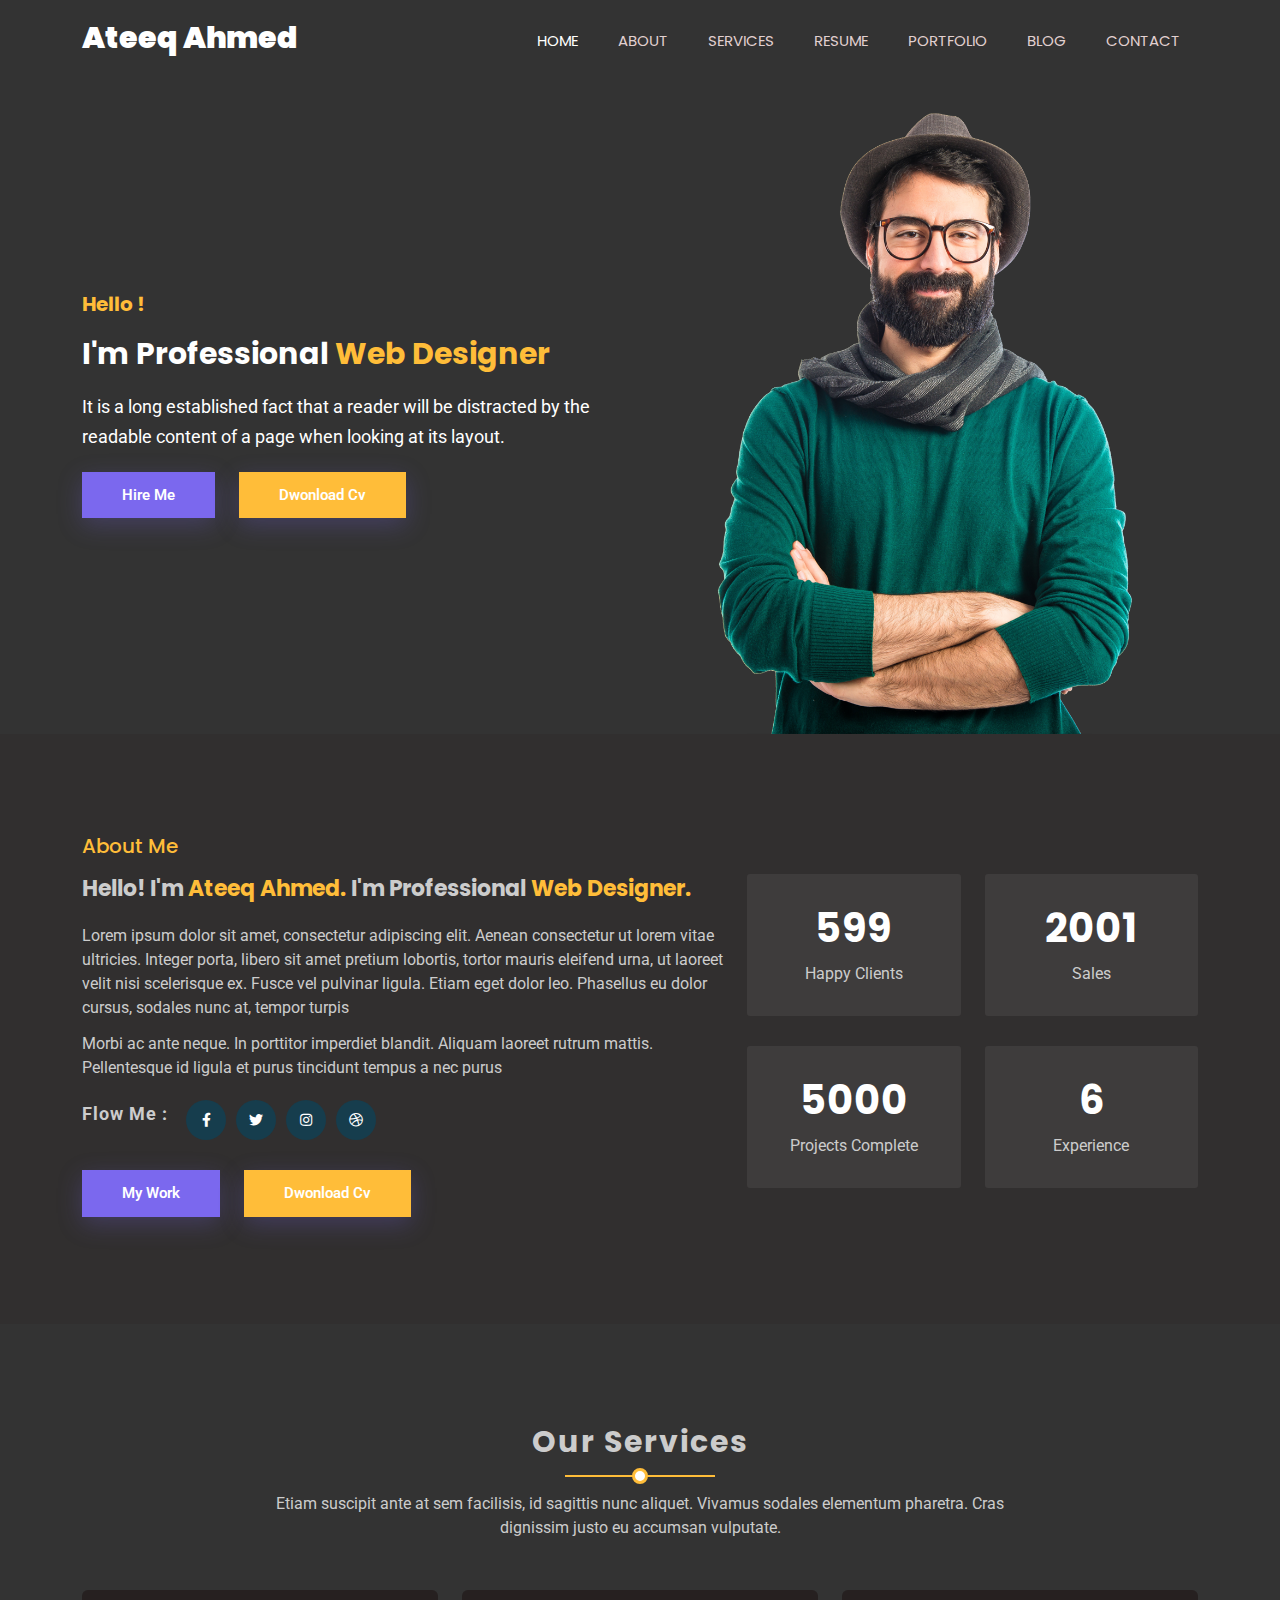
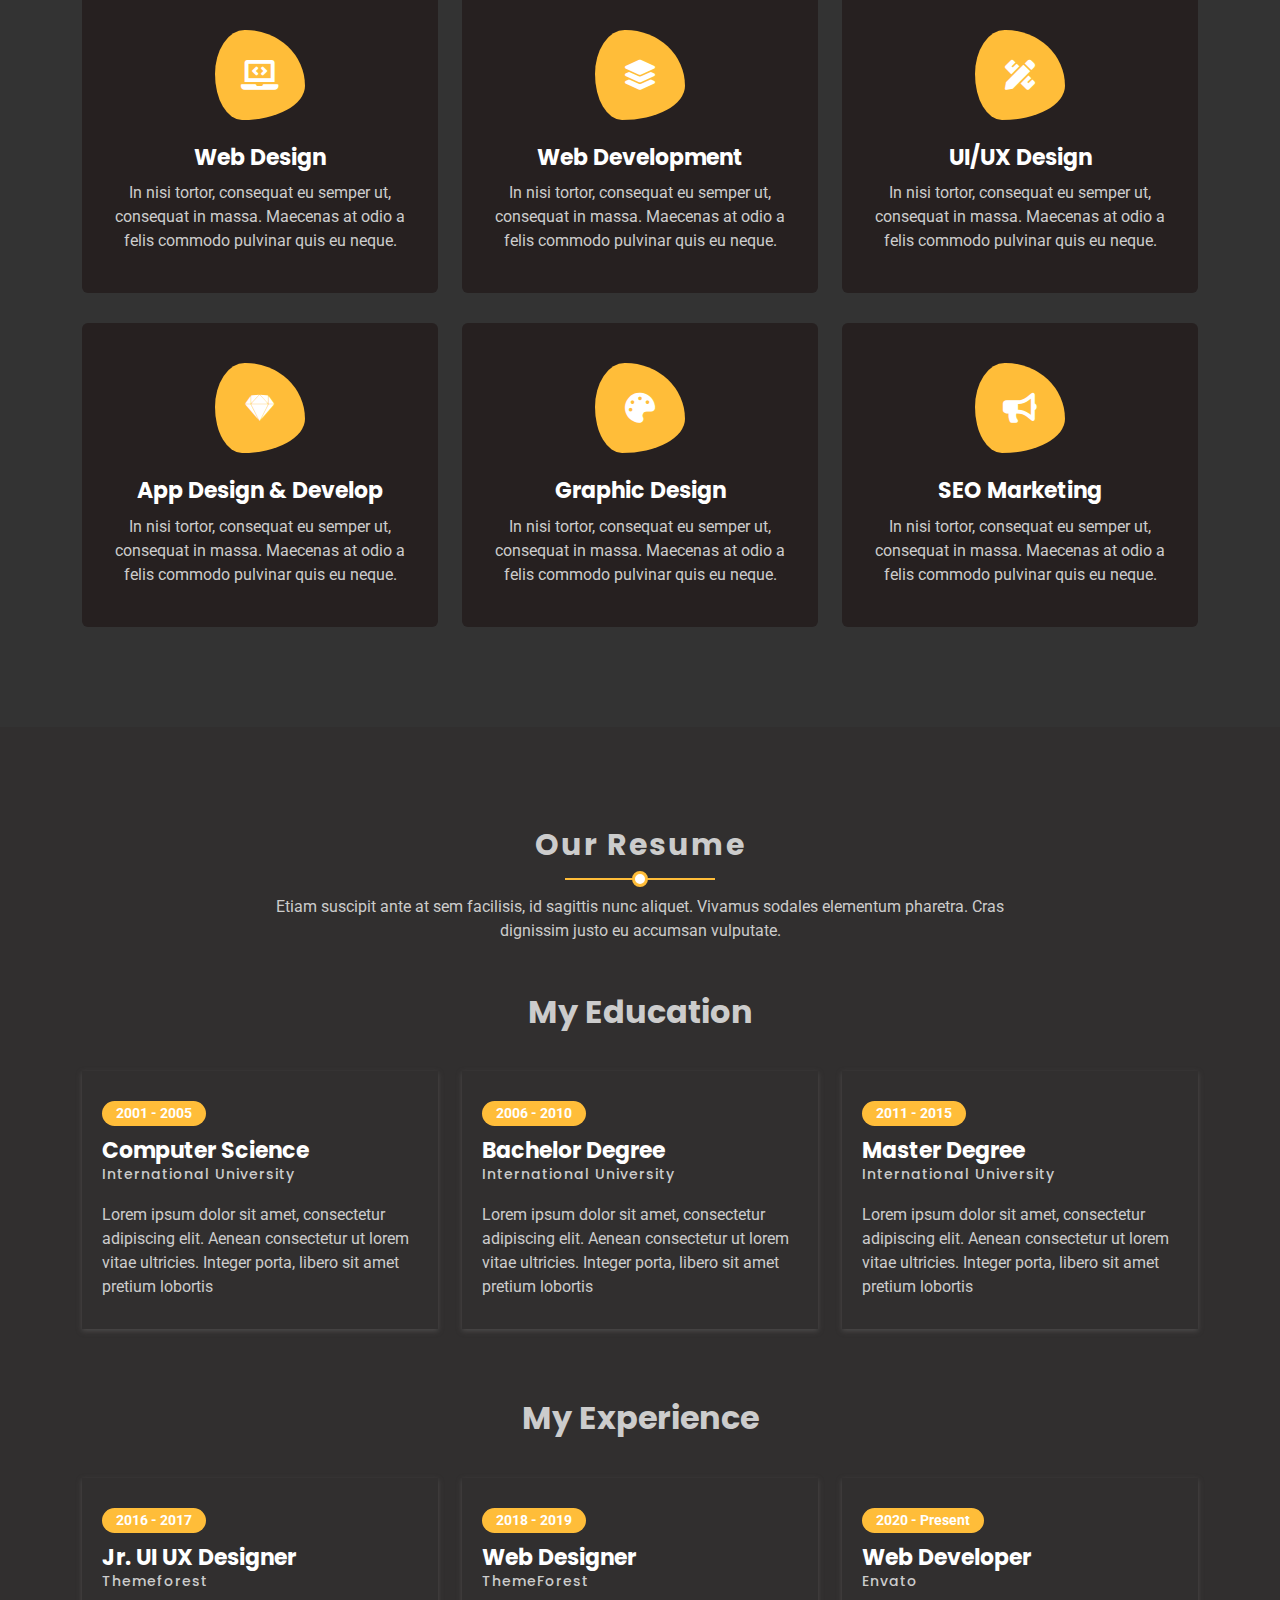
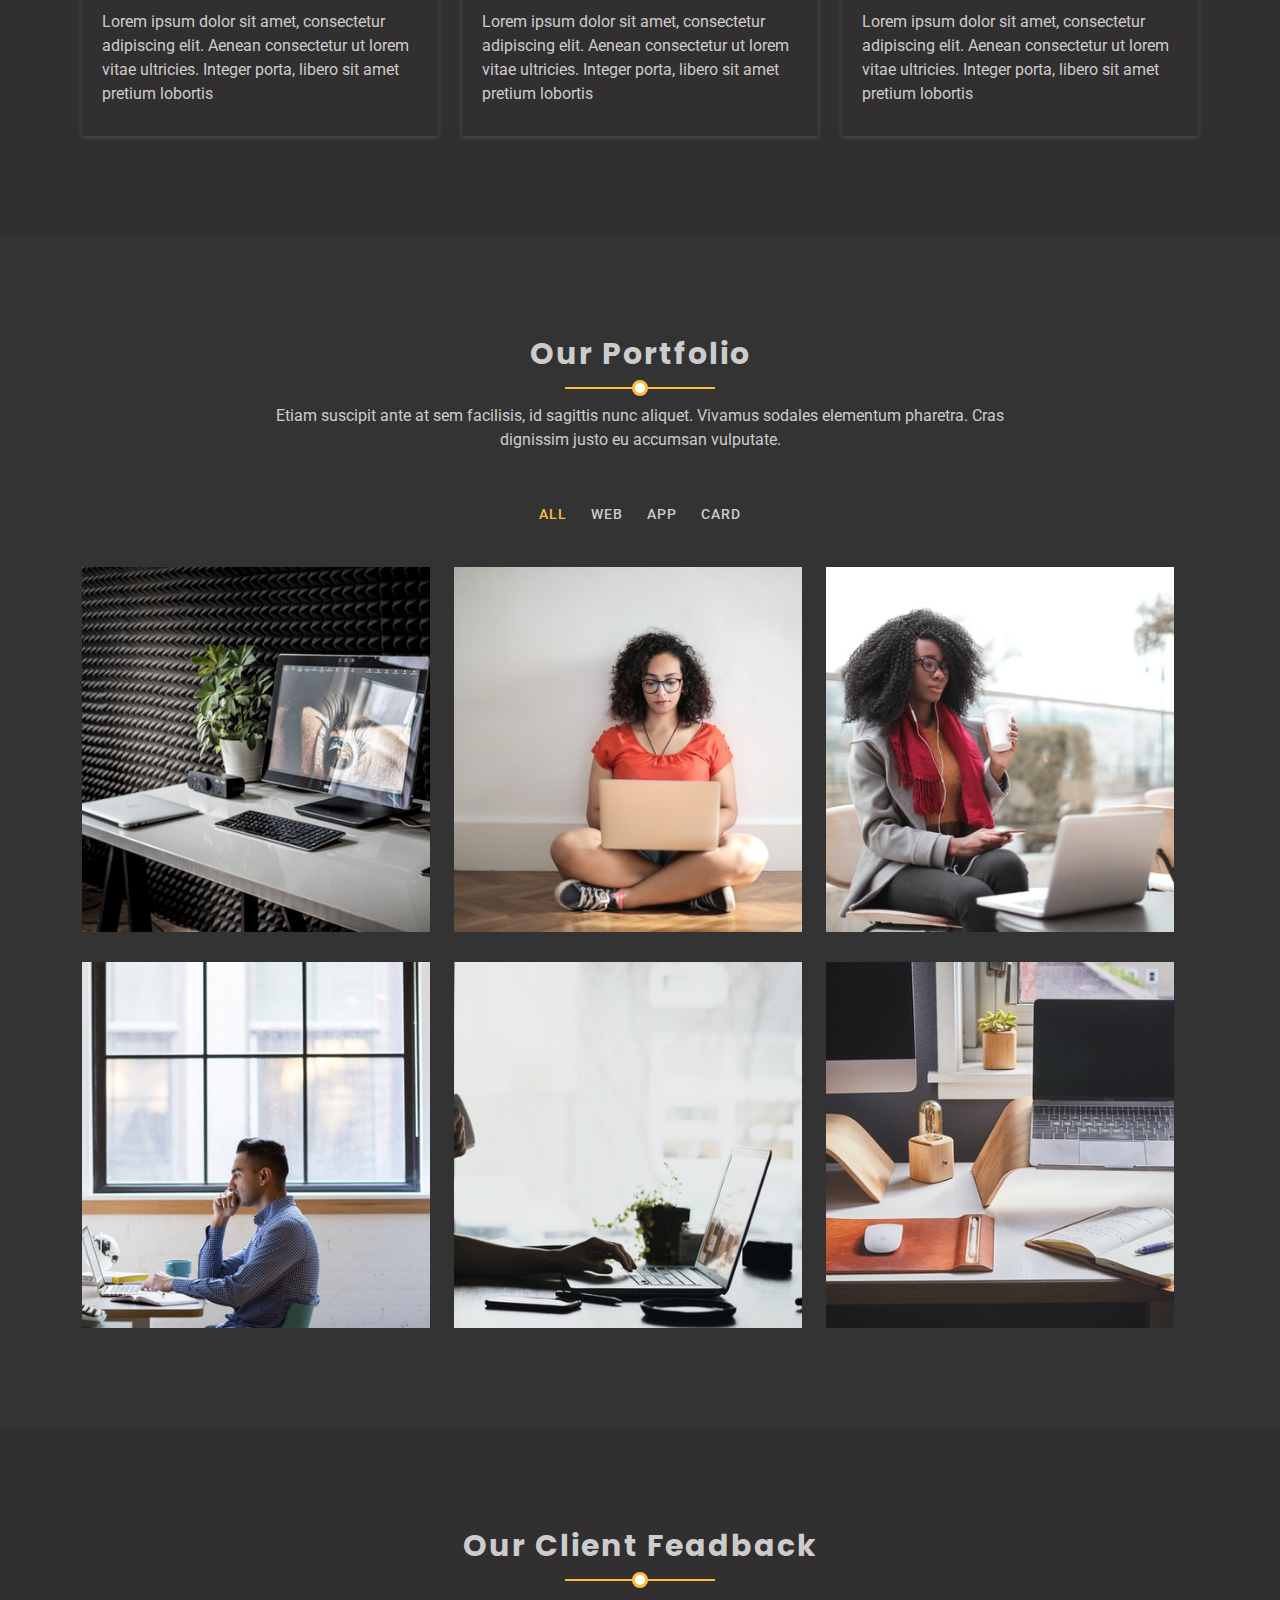
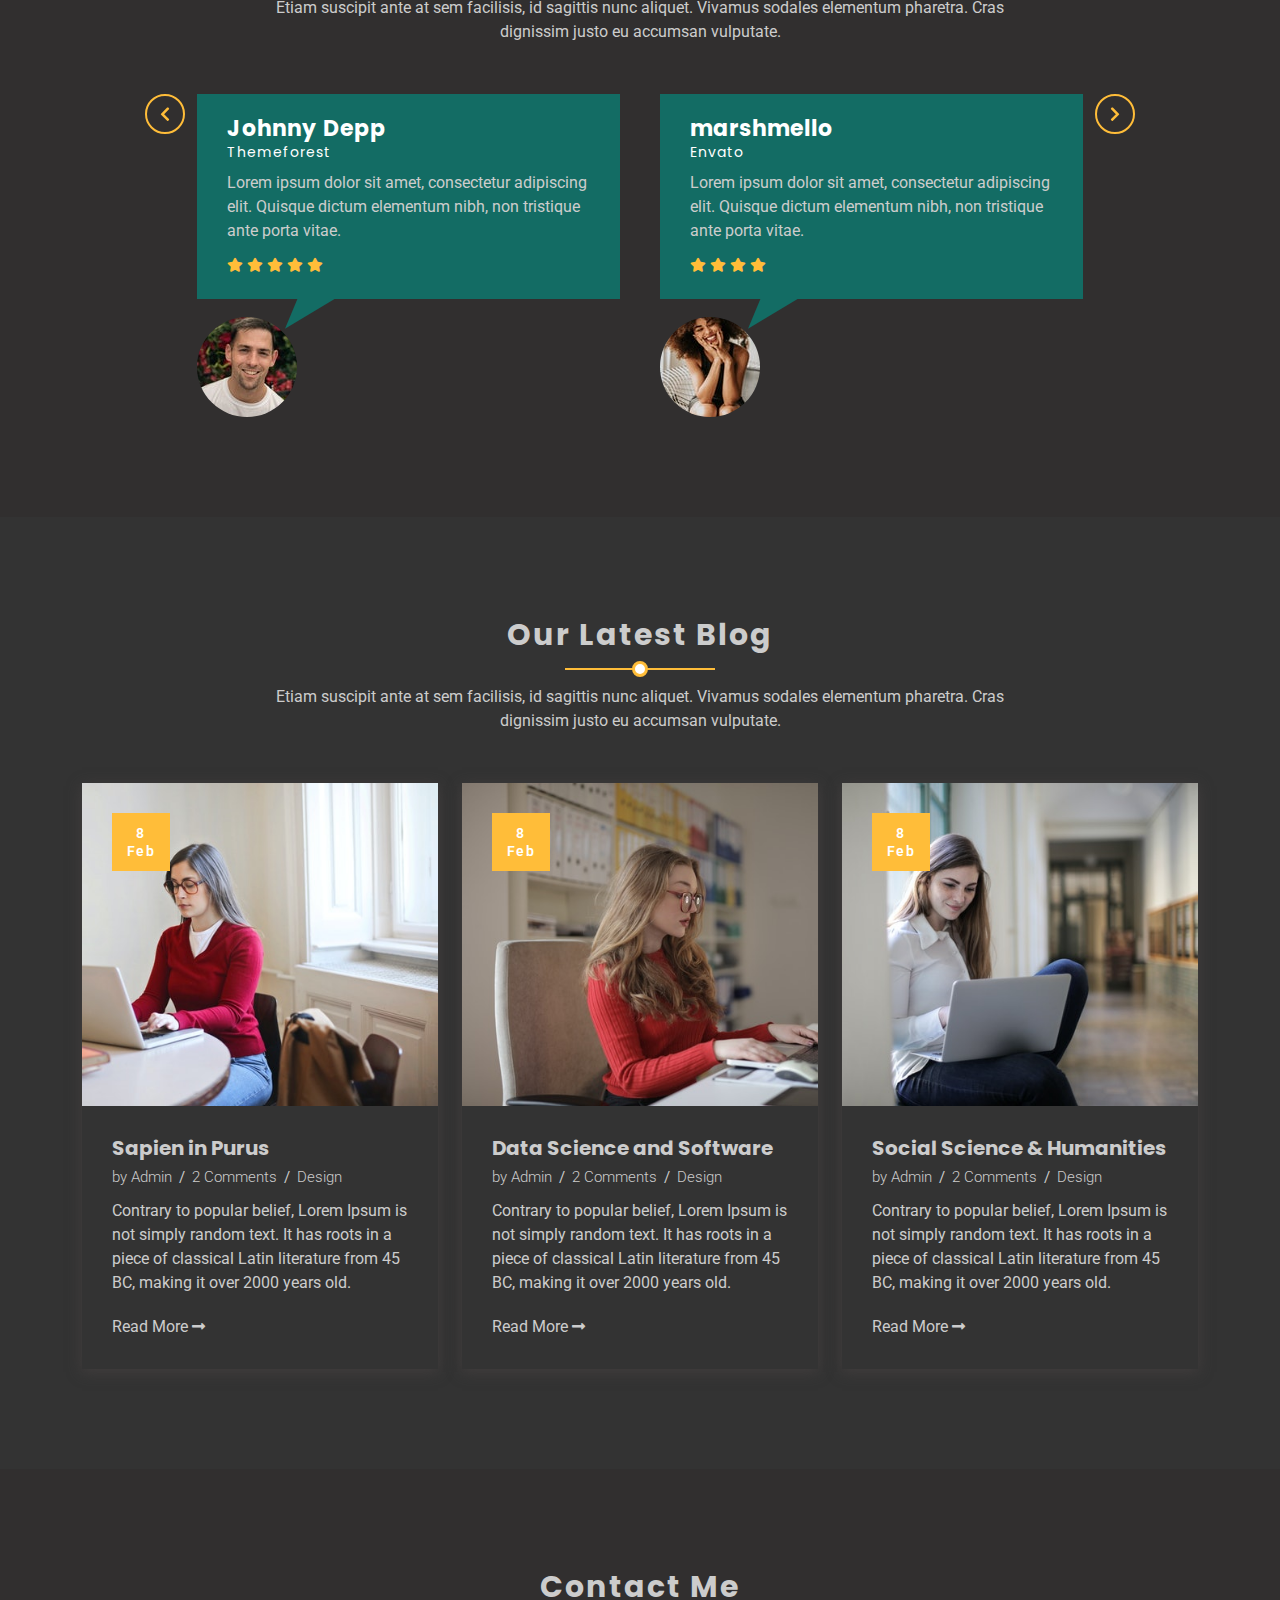
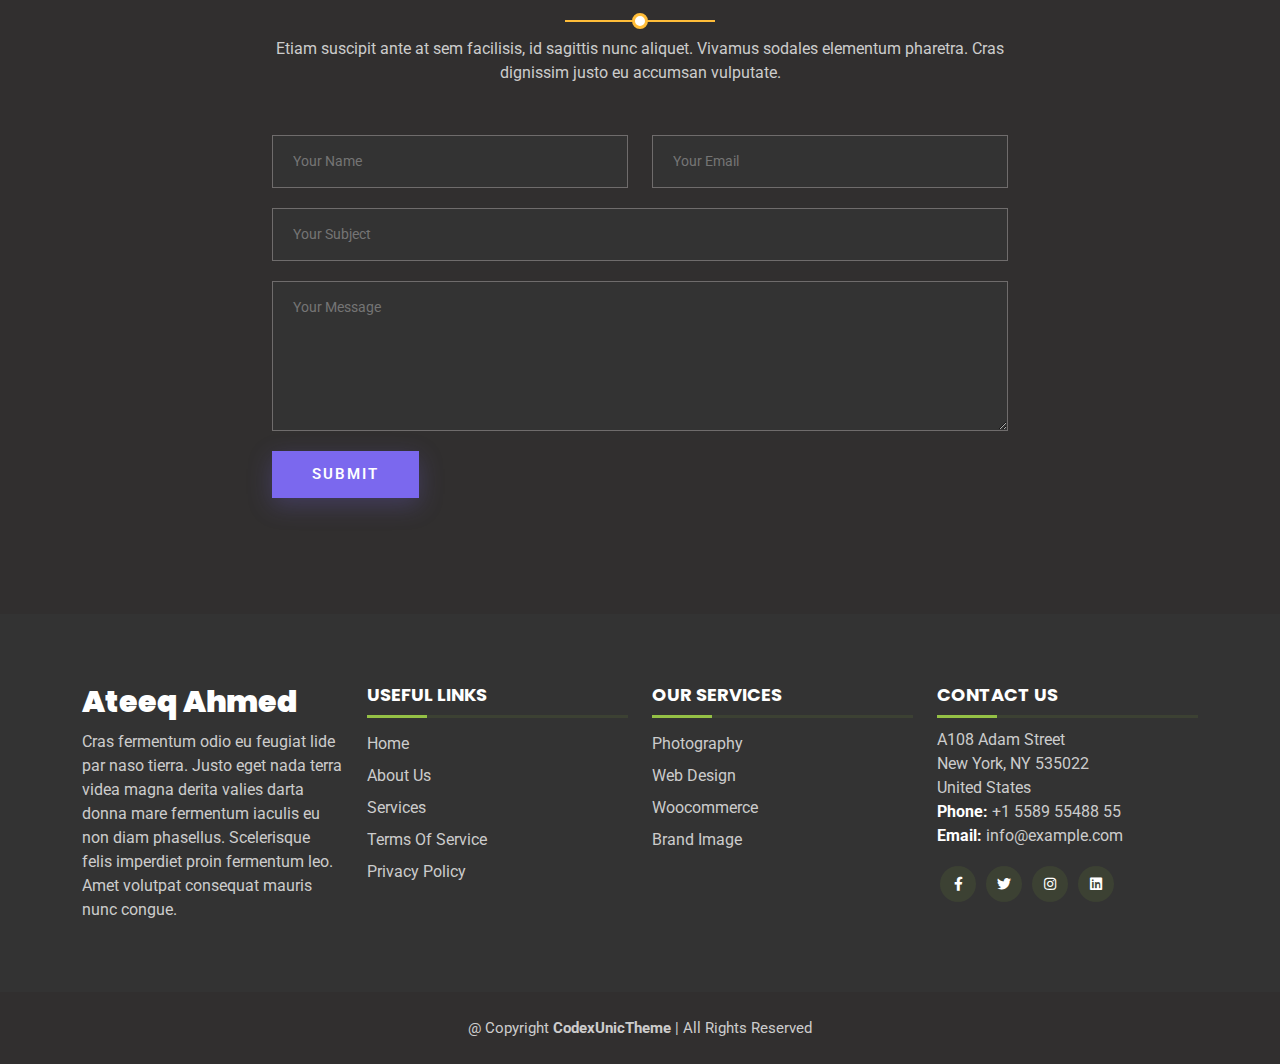
<file: bootstrap4_project/index.html>
<html  class="no-js" lang="en">
    <head>
        <meta charset="UTF-8">
        <meta name="viewport" content="width=device-width, initial-scale=1.0">
        <meta name="viewport" content="width=device-width, initial-scale=1, shrink-to-fit=no">
        <title>Portfolio Website</title>
        <link rel="icon" href="assets/img/icon.png" type="image/gif" sizes="16x16">
	    <link rel="icon" href="assets/img/icon.png" type="image/gif" sizes="18x18">
	    <link rel="icon" href="assets/img/icon.png" type="image/gif" sizes="20x20">
        <link rel="stylesheet" href="assets/css/bootstrap.min.css">
        <link rel="stylesheet" href="https://cdnjs.cloudflare.com/ajax/libs/font-awesome/5.15.1/css/all.min.css">
        <link rel="stylesheet" href="assets/css/owl.carousel.min.css">
        <link rel="stylesheet" href="assets/css/owl.theme.default.min.css">
        <link rel="stylesheet" href="assets/css/magnific-popup.css">
        <link rel="stylesheet" href="assets/css/meanmenu.css">
        <link rel="stylesheet" href="assets/css/normalize.css">
        <link rel="stylesheet" href="assets/css/style.css">
        <link rel="stylesheet" href="assets/css/responsive.css">
    </head>
    <body>
        <header class="header">
            <div class="container">
                <div class="row">
                    <div class="col-lg-3">
                        <div class="logo">
                            <h2>
                                <a href="index.html">Ateeq Ahmed</a>
                            </h2>
                        </div>
                        <div class="mobile-menu"></div>
                    </div>
                    <div class="col-lg-9">
                        <div class="menu">
                            <nav>
                                <ul>
                                    <li class="current"><a href="#home">Home</a></li>
                                    <li><a href="#about">About</a></li>
                                    <li><a href="#services">Services</a></li>
                                    <li><a href="#resume">Resume</a></li>
                                    <li><a href="#portfolio">Portfolio</a></li>
                                    <li><a href="#blog">Blog</a></li>
                                    <li><a href="#contact">Contact</a></li>
                                </ul>
                            </nav>
                        </div>
                    </div>
                </div>
            </div>
        </header>
        
        <main class="main-wrape">
            <section class="hero-section" id="home">
                <div class="container">
                    <div class="row">
                        <div class="col-lg-6">
                            <div class="hero-caption">
                                <div class="hero-caption-full">
                                    <h5>Hello !</h5>
                                    <h2>I'm Professional <span>Web Designer</span></h2>
                                    <p>It is a long established fact that a reader will be distracted by the readable content of a page when looking at its layout.</p>
                                    <div class="hero-caption-btn mt-20">
                                        <a href="#" class="button-1">Hire Me <span></span></a>
                                        <a href="#" class="button-2">Dwonload Cv <span></span></a>
                                    </div>
                                </div>
                            </div>
                        </div>
                        <div class="col-lg-6">
                            <div class="heor-img">
                                <img src="assets/img/hero.png" alt="hero">
                            </div>
                        </div>
                    </div>
                </div>
            </section>
            
            <section class="about-area pt-100 pb-100 section-bg" id="about">
                <div class="container">
                    <div class="row">
                        <div class="col-lg-7">
                            <div class="about-info">
                                <h5>About Me</h5>
                                <h2>Hello! I'm <span>Ateeq Ahmed.</span> I'm Professional <span>Web Designer.</span></h2>
                                <p>Lorem ipsum dolor sit amet, consectetur adipiscing elit. Aenean consectetur ut lorem vitae ultricies. Integer porta, libero sit amet pretium lobortis, tortor mauris eleifend urna, ut laoreet velit nisi scelerisque ex. Fusce vel pulvinar ligula. Etiam eget dolor leo. Phasellus eu dolor cursus, sodales nunc at, tempor turpis</p>
                                <p> Morbi ac ante neque. In porttitor imperdiet blandit. Aliquam laoreet rutrum mattis. Pellentesque id ligula et purus tincidunt tempus a nec purus</p>
                                <div class="about-social mt-20">
                                    <span>Flow Me :</span>
                                    <ul>
                                        <li><a href="#"><i class="fab fa-facebook-f"></i></a></li>
                                        <li><a href="#"><i class="fab fa-twitter"></i></a></li>
                                        <li><a href="#"><i class="fab fa-instagram"></i></a></li>
                                        <li><a href="#"><i class="fab fa-dribbble"></i></a></li>
                                    </ul>
                                </div>
                                <div class="about-info-btn mt-30">
                                    <a href="#" class="button-1">My Work <span></span></a>
                                    <a href="#" class="button-2">Dwonload Cv <span></span></a>
                                </div>
                            </div>
                        </div>
                        <div class="col-lg-5">
                            <div class="about-counter-up mt-40">
                                <div class="row">
                                    <div class="col-sm-6">
                                        <div class="counter-box">
                                            <h2 class="counter">599</h2>
                                            <span>Happy Clients</span>
                                        </div>
                                    </div>
                                    <div class="col-sm-6">
                                        <div class="counter-box">
                                            <h2 class="counter">2001</h2>
                                            <span>Sales</span>
                                        </div>
                                    </div>
                                    <div class="col-sm-6">
                                        <div class="counter-box">
                                            <h2 class="counter">5000</h2>
                                            <span>Projects Complete</span>
                                        </div>
                                    </div>
                                    <div class="col-sm-6">
                                        <div class="counter-box">
                                            <h2 class="counter">6</h2>
                                            <span>Experience</span>
                                        </div>
                                    </div>
                                </div>
                            </div>
                        </div>
                    </div>
                </div>
            </section>
            <section class="services-area pt-100 pb-70" id="services">
                <div class="container">
                    <!-- Section Headding -->
                    <div class="row">
                        <div class="col-lg-8 offset-lg-2">
                            <div class="section-headding mb-50 text-center">
                                <h2>Our Services</h2>
                                <div class="title-divider"></div>
                                <p>Etiam suscipit ante at sem facilisis, id sagittis nunc aliquet. Vivamus sodales elementum pharetra. Cras dignissim justo eu accumsan vulputate.</p>
                            </div>
                        </div>
                    </div>
                    <div class="row">
                        <!-- Services Single -->
                        <div class="col-lg-4 col-md-6 mb-30">
                            <div class="services-box">
                                <div class="icon">
                                    <i class="fas fa-laptop-code"></i>
                                </div>
                                <h2>Web Design</h2>
                                <p>In nisi tortor, consequat eu semper ut, consequat in massa. Maecenas at odio a felis commodo pulvinar quis eu neque.</p>
                            </div>
                        </div>
                        <!-- Services Single -->
                        <div class="col-lg-4 col-md-6 mb-30">
                            <div class="services-box">
                                <div class="icon">
                                    <i class="fas fa-layer-group"></i>
                                </div>
                                <h2>Web Development</h2>
                                <p>In nisi tortor, consequat eu semper ut, consequat in massa. Maecenas at odio a felis commodo pulvinar quis eu neque.</p>
                            </div>
                        </div>
                        <!-- Services Single -->
                        <div class="col-lg-4 col-md-6 mb-30">
                            <div class="services-box">
                                <div class="icon">
                                    <i class="fas fa-pencil-ruler"></i>
                                </div>
                                <h2>UI/UX Design</h2>
                                <p>In nisi tortor, consequat eu semper ut, consequat in massa. Maecenas at odio a felis commodo pulvinar quis eu neque.</p>
                            </div>
                        </div>
                        <!-- Services Single -->
                        <div class="col-lg-4 col-md-6 mb-30">
                            <div class="services-box">
                                <div class="icon">
                                    <i class="fab fa-sketch"></i>
                                </div>
                                <h2>App Design & Develop</h2>
                                <p>In nisi tortor, consequat eu semper ut, consequat in massa. Maecenas at odio a felis commodo pulvinar quis eu neque.</p>
                            </div>
                        </div>
                        <!-- Services Single -->
                        <div class="col-lg-4 col-md-6 mb-30">
                            <div class="services-box">
                                <div class="icon">
                                    <i class="fas fa-palette"></i>
                                </div>
                                <h2>Graphic Design</h2>
                                <p>In nisi tortor, consequat eu semper ut, consequat in massa. Maecenas at odio a felis commodo pulvinar quis eu neque.</p>
                            </div>
                        </div>
                        <!-- Services Single -->
                        <div class="col-lg-4 col-md-6 mb-30">
                            <div class="services-box">
                                <div class="icon">
                                    <i class="fas fa-bullhorn"></i>
                                </div>
                                <h2>SEO Marketing</h2>
                                <p>In nisi tortor, consequat eu semper ut, consequat in massa. Maecenas at odio a felis commodo pulvinar quis eu neque.</p>
                            </div>
                        </div>
                    </div>
                </div>
            </section>

            <section class="resume-area pt-100 pb-70 section-bg" id="resume">
                <div class="container">
                    <!-- Section Headding -->
                    <div class="row">
                        <div class="col-lg-8 offset-lg-2">
                            <div class="section-headding mb-50 text-center">
                                <h2>Our Resume</h2>
                                <div class="title-divider"></div>
                                <p>Etiam suscipit ante at sem facilisis, id sagittis nunc aliquet. Vivamus sodales elementum pharetra. Cras dignissim justo eu accumsan vulputate.</p>
                            </div>
                        </div>
                    </div>
                    <!-- Education -->
                    <div class="row">
                        <div class="resume-title mb-40 text-center">
                            <h2>My Education</h2>
                        </div>
                        <div class="col-lg-4 col-md-6 mb-30">
                            <div class="resume-item-box">
                                <span>2001 - 2005</span>
                                <h2>Computer Science</h2>
                                <h4>International University</h4>
                                <p>Lorem ipsum dolor sit amet, consectetur adipiscing elit. Aenean consectetur ut lorem vitae ultricies. Integer porta, libero sit amet pretium lobortis</p>
                            </div>
                        </div>
                        <div class="col-lg-4 col-md-6 mb-30">
                            <div class="resume-item-box">
                                <span>2006 - 2010</span>
                                <h2>Bachelor Degree</h2>
                                <h4>International University</h4>
                                <p>Lorem ipsum dolor sit amet, consectetur adipiscing elit. Aenean consectetur ut lorem vitae ultricies. Integer porta, libero sit amet pretium lobortis</p>
                            </div>
                        </div>
                        <div class="col-lg-4 col-md-6 mb-30">
                            <div class="resume-item-box">
                                <span>2011 - 2015</span>
                                <h2>Master Degree</h2>
                                <h4>International University</h4>
                                <p>Lorem ipsum dolor sit amet, consectetur adipiscing elit. Aenean consectetur ut lorem vitae ultricies. Integer porta, libero sit amet pretium lobortis</p>
                            </div>
                        </div>
                    </div>
                    <!-- Education -->
                    <div class="row mt-40">
                        <div class="resume-title mb-40 text-center">
                            <h2>My Experience</h2>
                        </div>
                        <div class="col-lg-4 col-md-6 mb-30">
                            <div class="resume-item-box">
                                <span>2016 - 2017</span>
                                <h2>Jr. UI UX Designer</h2>
                                <h4>Themeforest</h4>
                                <p>Lorem ipsum dolor sit amet, consectetur adipiscing elit. Aenean consectetur ut lorem vitae ultricies. Integer porta, libero sit amet pretium lobortis</p>
                            </div>
                        </div>
                        <div class="col-lg-4 col-md-6 mb-30">
                            <div class="resume-item-box">
                                <span>2018 - 2019</span>
                                <h2>Web Designer</h2>
                                <h4>ThemeForest</h4>
                                <p>Lorem ipsum dolor sit amet, consectetur adipiscing elit. Aenean consectetur ut lorem vitae ultricies. Integer porta, libero sit amet pretium lobortis</p>
                            </div>
                        </div>
                        <div class="col-lg-4 col-md-6 mb-30">
                            <div class="resume-item-box">
                                <span>2020 - Present</span>
                                <h2>Web Developer</h2>
                                <h4>Envato</h4>
                                <p>Lorem ipsum dolor sit amet, consectetur adipiscing elit. Aenean consectetur ut lorem vitae ultricies. Integer porta, libero sit amet pretium lobortis</p>
                            </div>
                        </div>
                    </div>
                </div>
            </section>
            
            <section class="portfolio-area pt-100 pb-70" id="portfolio">
                <div class="container">
                    <!-- Section Headding -->
                    <div class="row">
                        <div class="col-lg-8 offset-lg-2">
                            <div class="section-headding mb-50 text-center">
                                <h2>Our Portfolio</h2>
                                <div class="title-divider"></div>
                                <p>Etiam suscipit ante at sem facilisis, id sagittis nunc aliquet. Vivamus sodales elementum pharetra. Cras dignissim justo eu accumsan vulputate.</p>
                            </div>
                        </div>
                    </div>
                    <div class="row">
                        <div class="portfolio-list mb-40">
                            <ul>
                                <li data-filter="all">all</li>
                                <li data-filter=".web">web</li>
                                <li data-filter=".app">app</li>
                                <li data-filter=".card1">card</li>
                            </ul>
                        </div>
                        <div class="portfolio-full row portF">
                            <!-- Single -->
                            <div class="col-lg-4 col-md-6 mb-30 mix web">
                                <div class="portfolio-item">
                                    <img src="assets/img/portfolio/item1.jpg" alt="Portfolio">
                                    <div class="portfolio-item-overly">
                                        <div class="portfolio-item-overly-full">
                                            <a class="zoom" href="assets/img/portfolio/item1.jpg"><i class="fas fa-search-plus"></i></a>
                                            <a href="#"><i class="fas fa-link"></i></a>
                                        </div>
                                    </div>
                                </div>
                            </div>
                            <!-- Single -->
                            <div class="col-lg-4 col-md-6 mb-30 mix app">
                                <div class="portfolio-item">
                                    <img src="assets/img/portfolio/item2.jpg" alt="Portfolio">
                                    <div class="portfolio-item-overly">
                                        <div class="portfolio-item-overly-full">
                                            <a class="zoom" href="assets/img/portfolio/item2.jpg"><i class="fas fa-search-plus"></i></a>
                                            <a href="#"><i class="fas fa-link"></i></a>
                                        </div>
                                    </div>
                                </div>
                            </div>
                            <!-- Single -->
                            <div class="col-lg-4 col-md-6 mb-30 mix card1">
                                <div class="portfolio-item">
                                    <img src="assets/img/portfolio/item3.jpg" alt="Portfolio">
                                    <div class="portfolio-item-overly">
                                        <div class="portfolio-item-overly-full">
                                            <a class="zoom" href="assets/img/portfolio/item3.jpg"><i class="fas fa-search-plus"></i></a>
                                            <a href="#"><i class="fas fa-link"></i></a>
                                        </div>
                                    </div>
                                </div>
                            </div>
                            <!-- Single -->
                            <div class="col-lg-4 col-md-6 mb-30 mix card1">
                                <div class="portfolio-item">
                                    <img src="assets/img/portfolio/item4.jpg" alt="Portfolio">
                                    <div class="portfolio-item-overly">
                                        <div class="portfolio-item-overly-full">
                                            <a class="zoom" href="assets/img/portfolio/item4.jpg"><i class="fas fa-search-plus"></i></a>
                                            <a href="#"><i class="fas fa-link"></i></a>
                                        </div>
                                    </div>
                                </div>
                            </div>
                            <!-- Single -->
                            <div class="col-lg-4 col-md-6 mb-30 mix app">
                                <div class="portfolio-item">
                                    <img src="assets/img/portfolio/item5.jpg" alt="Portfolio">
                                    <div class="portfolio-item-overly">
                                        <div class="portfolio-item-overly-full">
                                            <a class="zoom" href="assets/img/portfolio/item5.jpg"><i class="fas fa-search-plus"></i></a>
                                            <a href="#"><i class="fas fa-link"></i></a>
                                        </div>
                                    </div>
                                </div>
                            </div>
                            <!-- Single -->
                            <div class="col-lg-4 col-md-6 mb-30 mix web">
                                <div class="portfolio-item">
                                    <img src="assets/img/portfolio/item6.jpg" alt="Portfolio">
                                    <div class="portfolio-item-overly">
                                        <div class="portfolio-item-overly-full">
                                            <a class="zoom" href="assets/img/portfolio/item6.jpg"><i class="fas fa-search-plus"></i></a>
                                            <a href="#"><i class="fas fa-link"></i></a>
                                        </div>
                                    </div>
                                </div>
                            </div>
                        </div>
                    </div>
                </div>
            </section>
            
            <section class="client-review-area section-bg pt-100 pb-100">
                <div class="container">
                    <!-- Section Headding -->
                    <div class="row">
                        <div class="col-lg-8 offset-lg-2">
                            <div class="section-headding mb-50 text-center">
                                <h2>Our Client Feadback</h2>
                                <div class="title-divider"></div>
                                <p>Etiam suscipit ante at sem facilisis, id sagittis nunc aliquet. Vivamus sodales elementum pharetra. Cras dignissim justo eu accumsan vulputate.</p>
                            </div>
                        </div>
                    </div>
                    <div class="row">
                        <div class="col-lg-10 offset-lg-1">
                            <div class="client-review-full owl-carousel">
                                <!-- Single -->
                                <div class="client-review-single">
                                    <div class="client-review-single-full">
                                        <div class="client-review-single-content">
                                            <h3>Johnny Depp</h3>
                                            <h5>themeforest</h5>
                                            <p>Lorem ipsum dolor sit amet, consectetur adipiscing elit. Quisque dictum elementum nibh, non tristique ante porta vitae. </p>
                                            <div class="review">
                                                <span><i class="fas fa-star"></i></span>
                                                <span><i class="fas fa-star"></i></span>
                                                <span><i class="fas fa-star"></i></span>
                                                <span><i class="fas fa-star"></i></span>
                                                <span><i class="fas fa-star"></i></span>
                                            </div>
                                        </div>
                                        <div class="client-review-single-img">
                                            <img src="assets/img/client/avatar1.jpg" alt="avatar">
                                        </div>
                                    </div>
                                </div>
                                <!-- Single -->
                                <div class="client-review-single">
                                    <div class="client-review-single-full">
                                        <div class="client-review-single-content">
                                            <h3>marshmello</h3>
                                            <h5>Envato</h5>
                                            <p>Lorem ipsum dolor sit amet, consectetur adipiscing elit. Quisque dictum elementum nibh, non tristique ante porta vitae. </p>
                                            <div class="review">
                                                <span><i class="fas fa-star"></i></span>
                                                <span><i class="fas fa-star"></i></span>
                                                <span><i class="fas fa-star"></i></span>
                                                <span><i class="fas fa-star"></i></span>
                                            </div>
                                        </div>
                                        <div class="client-review-single-img">
                                            <img src="assets/img/client/avatar2.jpg" alt="avatar">
                                        </div>
                                    </div>
                                </div>
                                <!-- Single -->
                                <div class="client-review-single">
                                    <div class="client-review-single-full">
                                        <div class="client-review-single-content">
                                            <h3>hasin hayder</h3>
                                            <h5>Fiverr</h5>
                                            <p>Lorem ipsum dolor sit amet, consectetur adipiscing elit. Quisque dictum elementum nibh, non tristique ante porta vitae. </p>
                                            <div class="review">
                                                <span><i class="fas fa-star"></i></span>
                                                <span><i class="fas fa-star"></i></span>
                                                <span><i class="fas fa-star"></i></span>
                                                <span><i class="fas fa-star"></i></span>
                                                <span><i class="fas fa-star"></i></span>
                                            </div>
                                        </div>
                                        <div class="client-review-single-img">
                                            <img src="assets/img/client/avatar3.jpg" alt="avatar">
                                        </div>
                                    </div>
                                </div>
                            </div>
                        </div>
                    </div>
                </div>
            </section>
            <section class="blog-area pt-100 pb-70" id="blog">
                <div class="container">
                    <!-- Section Headding -->
                    <div class="row">
                        <div class="col-lg-8 offset-lg-2">
                            <div class="section-headding mb-50 text-center">
                                <h2>Our Latest Blog</h2>
                                <div class="title-divider"></div>
                                <p>Etiam suscipit ante at sem facilisis, id sagittis nunc aliquet. Vivamus sodales elementum pharetra. Cras dignissim justo eu accumsan vulputate.</p>
                            </div>
                        </div>
                    </div>
                    <div class="row">
                        <div class="col-lg-4 col-md-6 mb-30">
                            <div class="blog-single">
                                <div class="blog-thumbnail">
                                    <img src="assets/img/blog/blog1.jpg" alt="blog-image">
                                    <div class="date-box">
                                        <span>8 <br> Feb</span>
                                    </div>
                                </div>
                                <div class="blog-content">
                                    <h3><a href="#">Sapien in Purus</a></h3>
                                    <div class="blog-meta">
                                        <a href="#">by Admin</a>
                                        <span class="sep">/</span>
                                        <a href="#">2 Comments</a>
                                        <span class="sep">/</span>
                                        <a href="#">Design</a>
                                    </div>
                                    <p>Contrary to popular belief, Lorem Ipsum is not simply random text. It has roots in a piece of classical Latin literature from 45 BC, making it over 2000 years old.</p>
                                    <a href="#" class="read-more">Read More <i class="fas fa-long-arrow-alt-right"></i></a>
                                </div>
                            </div>
                        </div>
                        <div class="col-lg-4 col-md-6 mb-30">
                            <div class="blog-single">
                                <div class="blog-thumbnail">
                                    <img src="assets/img/blog/blog2.jpg" alt="blog-image">
                                    <div class="date-box">
                                        <span>8 <br> Feb</span>
                                    </div>
                                </div>
                                <div class="blog-content">
                                    <h3><a href="#">Data Science and Software</a></h3>
                                    <div class="blog-meta">
                                        <a href="#">by Admin</a>
                                        <span class="sep">/</span>
                                        <a href="#">2 Comments</a>
                                        <span class="sep">/</span>
                                        <a href="#">Design</a>
                                    </div>
                                    <p>Contrary to popular belief, Lorem Ipsum is not simply random text. It has roots in a piece of classical Latin literature from 45 BC, making it over 2000 years old.</p>
                                    <a href="#" class="read-more">Read More <i class="fas fa-long-arrow-alt-right"></i></a>
                                </div>
                            </div>
                        </div>
                        <div class="col-lg-4 col-md-6 mb-30">
                            <div class="blog-single">
                                <div class="blog-thumbnail">
                                    <img src="assets/img/blog/blog3.jpg" alt="blog-image">
                                    <div class="date-box">
                                        <span>8 <br> Feb</span>
                                    </div>
                                </div>
                                <div class="blog-content">
                                    <h3><a href="#">Social Science & Humanities</a></h3>
                                    <div class="blog-meta">
                                        <a href="#">by Admin</a>
                                        <span class="sep">/</span>
                                        <a href="#">2 Comments</a>
                                        <span class="sep">/</span>
                                        <a href="#">Design</a>
                                    </div>
                                    <p>Contrary to popular belief, Lorem Ipsum is not simply random text. It has roots in a piece of classical Latin literature from 45 BC, making it over 2000 years old.</p>
                                    <a href="#" class="read-more">Read More <i class="fas fa-long-arrow-alt-right"></i></a>
                                </div>
                            </div>
                        </div>
                    </div>
                </div>
            </section>
            <section class="contact-area pt-100 pb-100 section-bg" id="contact">
                <div class="container">
                    <!-- Section Headding -->
                    <div class="row">
                        <div class="col-lg-8 offset-lg-2">
                            <div class="section-headding mb-50 text-center">
                                <h2>Contact Me</h2>
                                <div class="title-divider"></div>
                                <p>Etiam suscipit ante at sem facilisis, id sagittis nunc aliquet. Vivamus sodales elementum pharetra. Cras dignissim justo eu accumsan vulputate.</p>
                            </div>
                        </div>
                    </div>
                    <div class="row">
                        <div class="col-lg-8 offset-lg-2">
                            <div class="contact-form">
                                <form action="#">
                                    <div class="row">
                                        <div class="col-lg-6">
                                            <input type="text" name="name" placeholder="Your Name">
                                        </div>
                                        <div class="col-lg-6">
                                            <input type="email" name="email" placeholder="Your Email">
                                        </div>
                                        <div class="col-12">
                                            <input type="text" name="sub" placeholder="Your Subject">
                                        </div>
                                        <div class="col-12">
                                            <textarea name="message" placeholder="Your Message"></textarea>
                                        </div>
                                        <div class="col-12">
                                            <button class="button-1" type="submit">Submit <span></span></button>
                                        </div>
                                    </div>
                                </form>
                            </div>
                        </div>
                    </div>
                </div>
            </section>
            <footer class="footer">
                <div class="footer-top pt-70 pb-70">
                    <div class="container">
                        <div class="row">
                            <div class="col-lg-3 col-md-6">
                                <div class="footer-widget-single">
                                    <h2>Ateeq Ahmed</h2>
                                    <p>Cras fermentum odio eu feugiat lide par naso tierra. Justo eget nada terra videa magna derita valies darta donna mare fermentum iaculis eu non diam phasellus. Scelerisque felis imperdiet proin fermentum leo. Amet volutpat consequat mauris nunc congue.</p>
                                </div>
                            </div>
                            <div class="col-lg-3 col-md-6">
                                <div class="footer-widget-single">
                                    <h3>Useful Links</h3>
                                    <ul>
                                        <li><a href="#home">home</a></li>
                                        <li><a href="#about">About us</a></li>
                                        <li><a href="#">Services</a></li>
                                        <li><a href="#">Terms of service</a></li>
                                        <li><a href="#">Privacy policy</a></li>
                                    </ul>
                                </div>
                            </div>
                            <div class="col-lg-3 col-md-6">
                                <div class="footer-widget-single">
                                    <h3>Our Services</h3>
                                    <ul>
                                        <li><a href="#home">Photography</a></li>
                                        <li><a href="#about">Web Design</a></li>
                                        <li><a href="#">Woocommerce</a></li>
                                        <li><a href="#">Brand Image</a></li>
                                    </ul>
                                </div>
                            </div>
                            <div class="col-lg-3 col-md-6">
                                <div class="footer-widget-single">
                                    <h3>Contact Us</h3>
                                    <p>
                                      A108 Adam Street <br>
                                      New York, NY 535022<br>
                                      United States <br>
                                      <strong>Phone:</strong> +1 5589 55488 55<br>
                                      <strong>Email:</strong> info@example.com<br>
                                    </p>
                                    <ul class="social-link">
                                        <li><a href="#"><i class="fab fa-facebook-f"></i></a></li>
                                        <li><a href="#"><i class="fab fa-twitter"></i></a></li>
                                        <li><a href="#"><i class="fab fa-instagram"></i></a></li>
                                        <li><a href="#"><i class="fab fa-linkedin"></i></a></li>
                                    </ul>
                                </div>
                            </div>
                        </div>
                    </div>
                </div>
                <div class="footer-bottom pt-25 pb-25 text-center section-bg">
                    <p>@ Copyright <a href="#">CodexUnicTheme</a>  | All Rights Reserved</p>
                </div>
            </footer>
        </main>
        <div class="scroll-area">
            <i class="fa fa-angle-up"></i>
         </div>
        <script src="assets/js/modernizr.min.js"></script>
        <script src="assets/js/jquery-3.6.0.min.js"></script>
        <script src="assets/js/popper.min.js"></script>
        <script src="assets/js/bootstrap.min.js"></script>
        <script src="assets/js/jquery.magnific-popup.min.js"></script>
        <script src="assets/js/mixitup.min.js"></script>
        <script src="assets/js/owl.carousel.min.js"></script>
        <script src="assets/js/jquery.nav.min.js"></script>
        <script src="assets/js/jquery.waypoints.min.js"></script>
        <script src="assets/js/jquery.counterup.min.js"></script>
        <script src="assets/js/jquery.meanmenu.js"></script>
        <script src="assets/js/script.js"></script>

    </body>
</html>
</file>
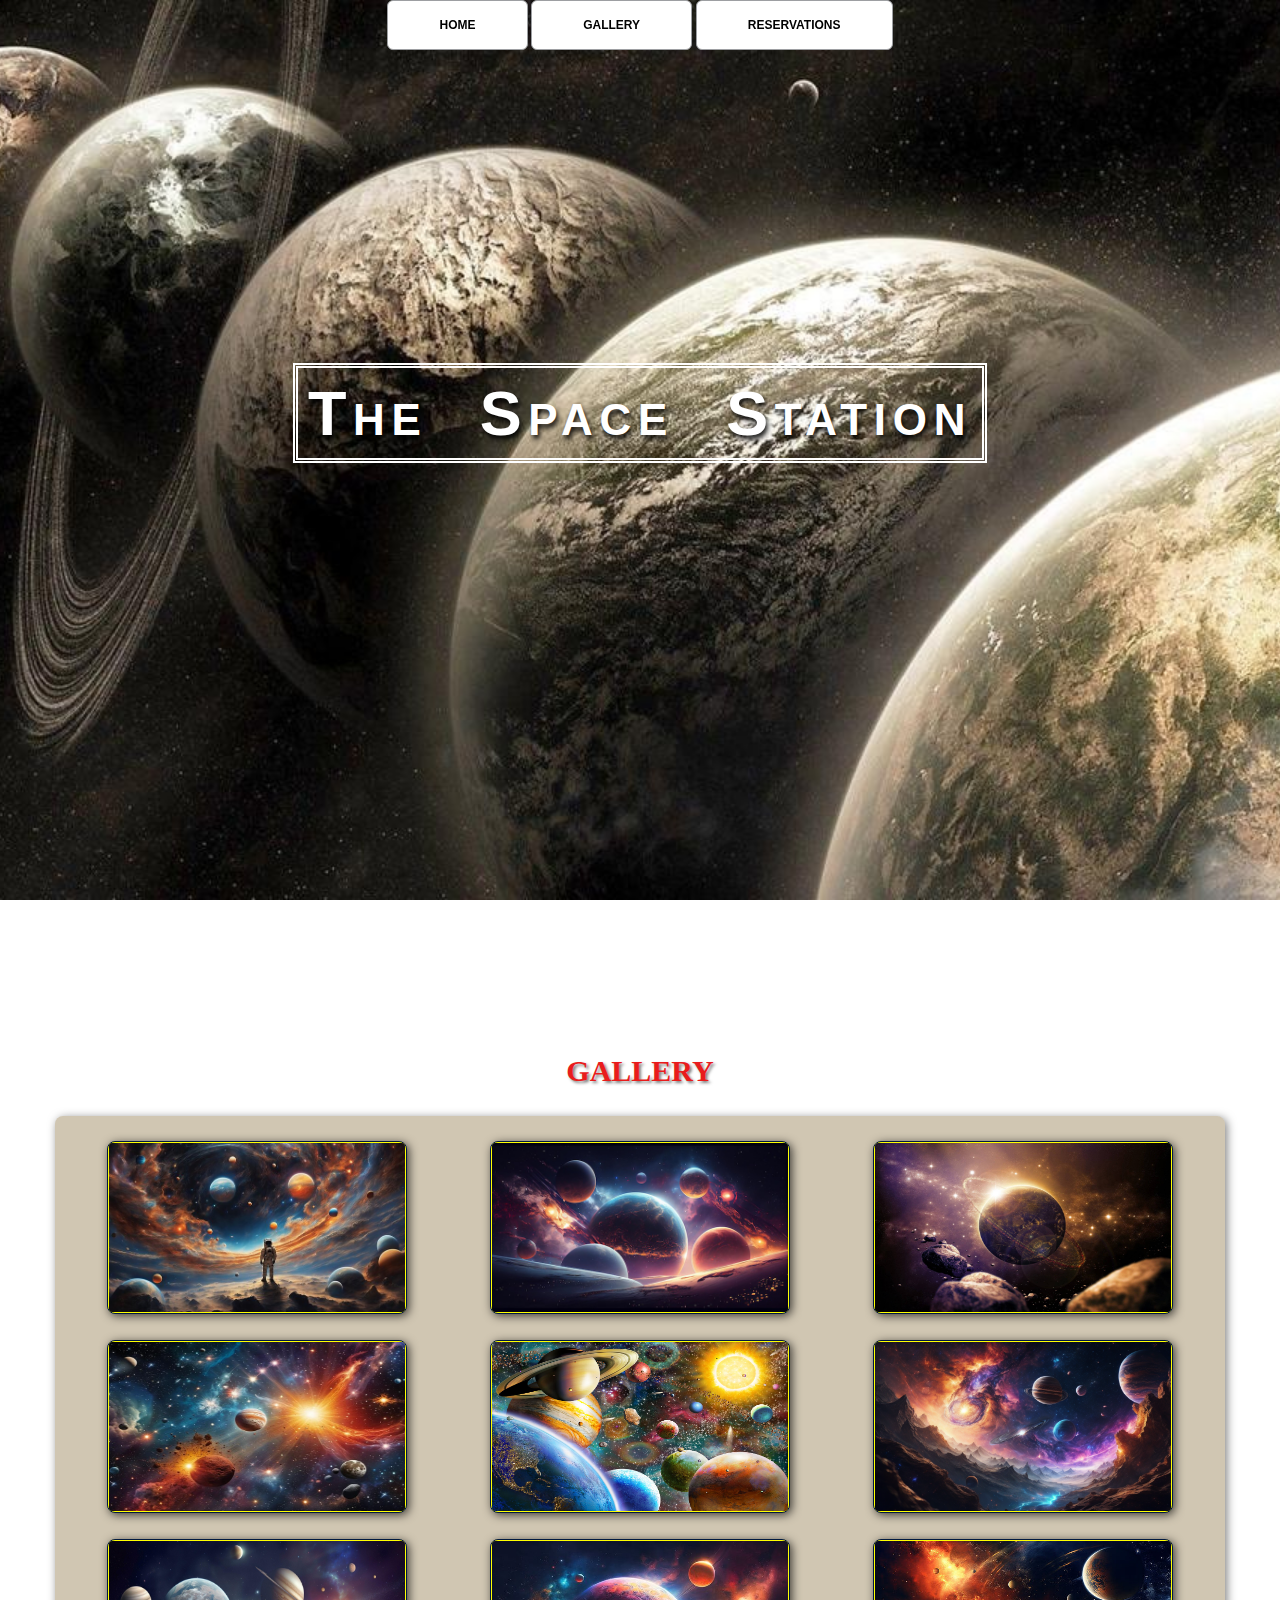
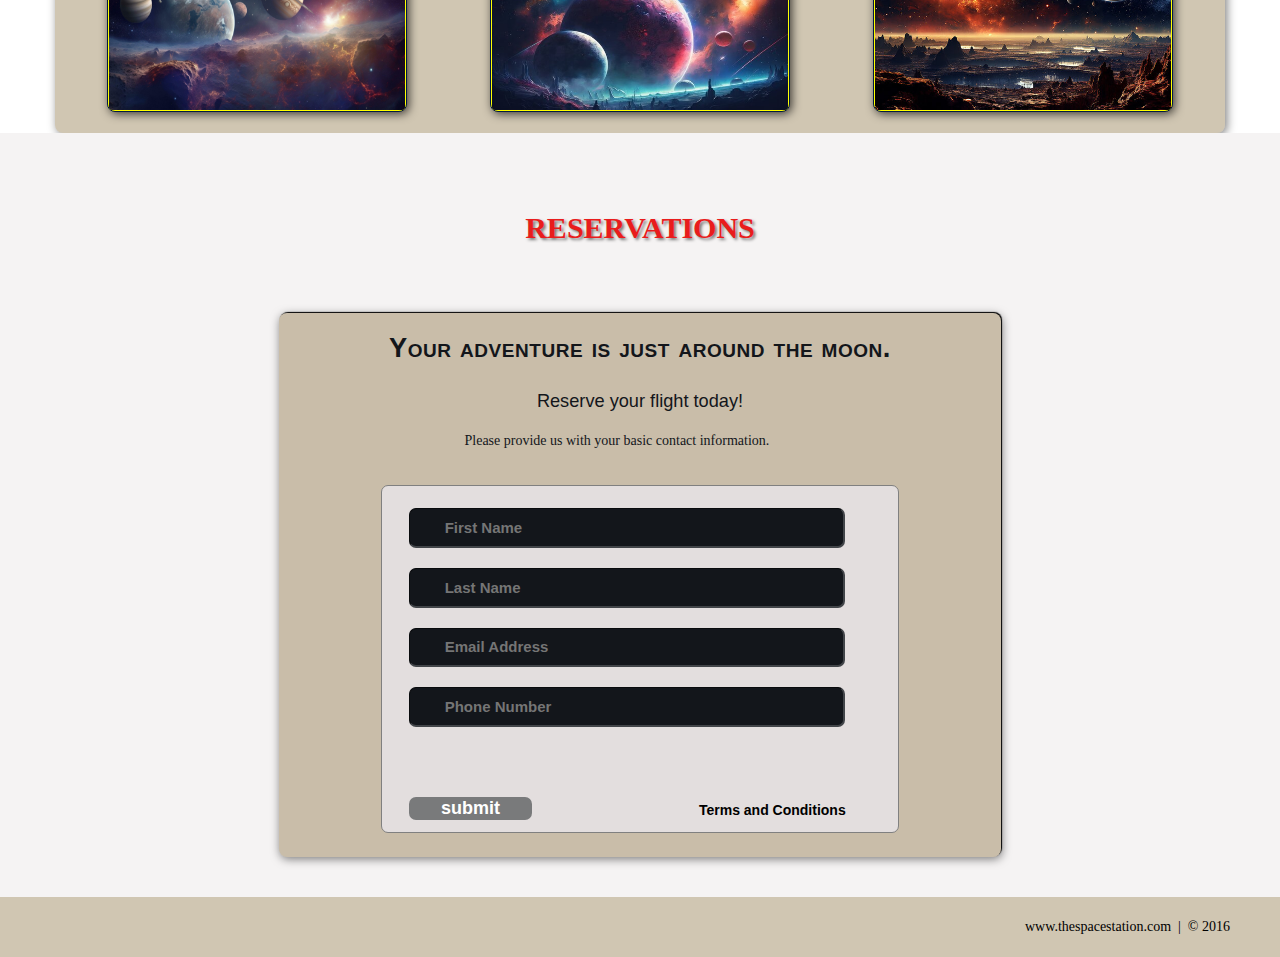
<file: Space-Station/index.html>
<!DOCTYPE html>
<html lang="en">
    <head>
        <meta charset="ut£-8">
        <title>The Space Station | Resort</title>
        <link rel="stylesheet" href="./css/shared.css">
        <link rel="stylesheet" href="./css/animations.css">
    </head>

    <body>
        <!--NAV-->
        <div class="wrap">
            <div class="menu-container">
                <ul class="menu">
                    <a href="#home"><li>HOME</li></a>
                    <a href="#gallery"><li>GALLERY</li></a>
                    <a href="#contact"><li>RESERVATIONS</li></a>
                </ul>
            </div>
        </div>

        <!--END NAV-->

        <!--HOME-->
        <div id="home">
            <div class="container">
                <div class="text-center">
                    <span class="head-main">The Space Station</span>
                </div>
            </div>
        </div>
        <!--END HOME-->
        <!--Gallery-->
        <section id="gallery">
            <div class="container">
                <h1>Gallery</h1>
                <div class="flex-container">
                    <div class="photo-container">
                        <div class="photo">
                            <img src="./images/thumb/thumbnail_1.png">
                            <div class="photo-overlay">
                                <h3>Click to Enlarge</h3>
                                <p>We have several space launches departing daily, book flight today! </p>
                            </div>
                        </div>
                    </div>
                    <div class="photo-container">
                        <div class="photo">
                            <img src="./images/thumb/thumbnail_2.png">
                            <div class="photo-overlay">
                                <h3>Click to Enlarge</h3>
                                <p>We have several space launches departing daily, book flight today! </p>
                            </div>
                        </div>
                    </div>

                    <div class="photo-container">
                        <div class="photo">
                            <img src="./images/thumb/thumbnail_3.png">
                            <div class="photo-overlay">
                                <h3>Click to Enlarge</h3>
                                <p>We have several space launches departing daily, book flight today! </p>
                            </div>
                        </div>
                    </div>

                    <div class="photo-container">
                        <div class="photo">
                            <img src="./images/thumb/thumbnail_4.png">
                            <div class="photo-overlay">
                                <h3>Click to Enlarge</h3>
                                <p>We have several space launches departing daily, book flight today! </p>
                            </div>
                        </div>
                    </div>
                    <div class="photo-container">
                        <div class="photo">
                            <img src="./images/thumb/thumbnail_5.png">
                            <div class="photo-overlay">
                                <h3>Click to Enlarge</h3>
                                <p>We have several space launches departing daily, book flight today! </p>
                            </div>
                        </div>
                    </div>
                    <div class="photo-container">
                        <div class="photo">
                            <img src="./images/thumb/thumbnail_6.png">
                            <div class="photo-overlay">
                                <h3>Click to Enlarge</h3>
                                <p>We have several space launches departing daily, book flight today! </p>
                            </div>
                        </div>
                    </div>
                    <div class="photo-container">
                        <div class="photo">
                            <img src="./images/thumb/thumbnail_7.png">
                            <div class="photo-overlay">
                                <h3>Click to Enlarge</h3>
                                <p>We have several space launches departing daily, book flight today! </p>
                            </div>
                        </div>
                    </div>
                    <div class="photo-container">
                        <div class="photo">
                            <img src="./images/thumb/thumbnail_8.png">
                            <div class="photo-overlay">
                                <h3>Click to Enlarge</h3>
                                <p>We have several space launches departing daily, book flight today! </p>
                            </div>
                        </div>
                    </div>
                    <div class="photo-container">
                        <div class="photo">
                            <img src="./images/thumb/thumbnail_9.png">
                            <div class="photo-overlay">
                                <h3>Click to Enlarge</h3>
                                <p>We have several space launches departing daily, book flight today! </p>
                            </div>
                        </div>
                    </div>
                </div>
            </div>
        </section>
        <!--END Gallery-->
        <section id="contact">
            <div class="container">
                <div class="heading-padding">
                    <h1 class="heading-padding">Reservations</h1>
                    <div class="reservation">
                        <h2>
                            <span>Your adventure is just around the moon.</span>
                            <br/>Reserve your flight today!
                        </h2>
                        <p class="rsvp-text"> Please provide us with your basic contact information.</p>
                <div class="form-rsvp">
                    <form action="" method="post">
                        <input class="rsvp" type="text" value="" placeholder="First Name">
                        <input class="rsvp" type="text" value="" placeholder="Last Name">
                        <input class="rsvp" type="text" value="" placeholder="Email Address">
                        <input class="rsvp" type="text" value="" placeholder="Phone Number">
                        <div class="form-spacer">
                            <label class="terms">Terms and Conditions</label>
                        </div>
                        <div class="submit">
                            <input type="submit" value="submit">
                        </div>
                    </form>
                </div>
            </div>    
        </section>
        <section id="footer">
            www.thespacestation.com &nbsp;|&nbsp; &copy; 2016
        </section>
    </body>
</html>
</file>
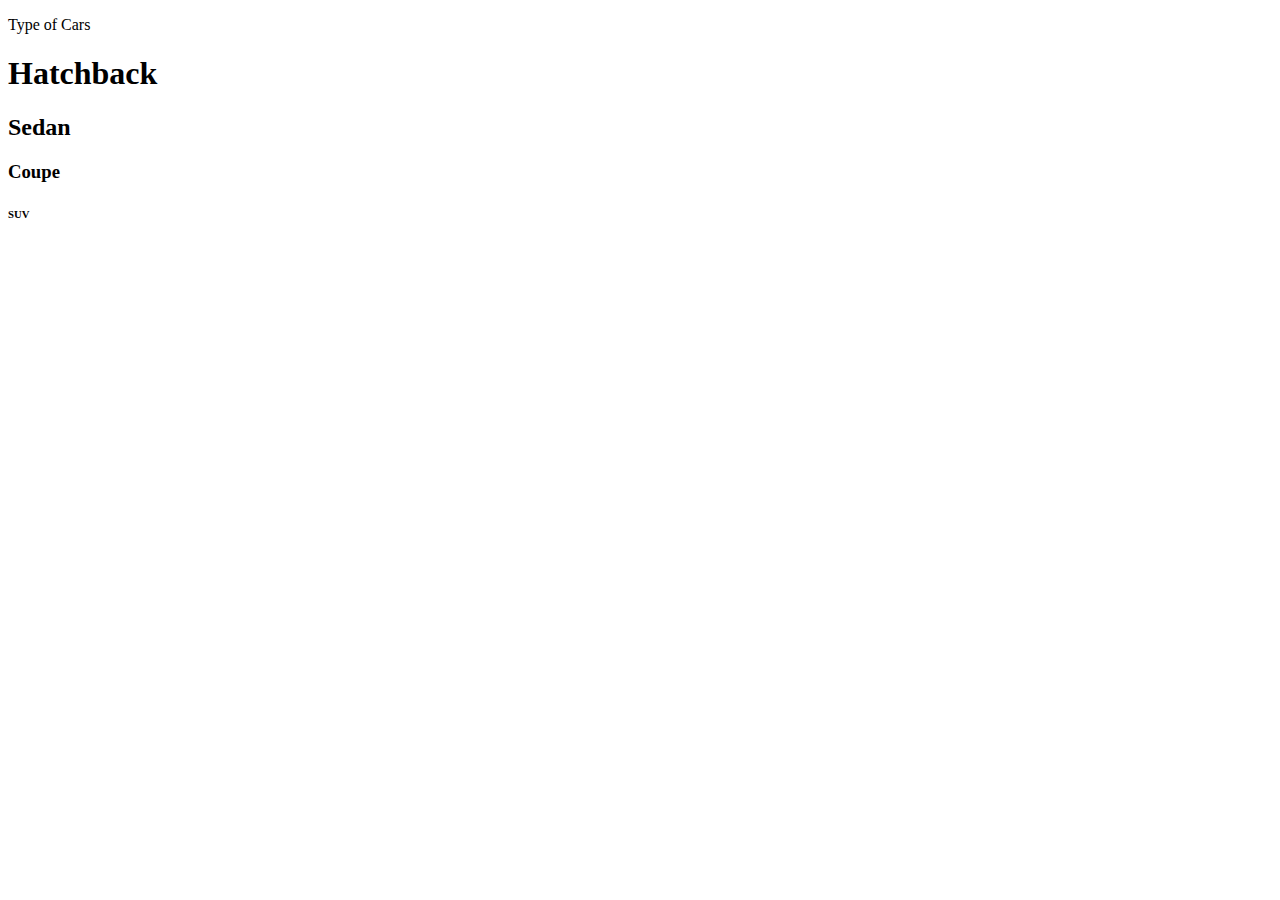
<file: Assignment1.html>
<!DOCTYPE html>
<html lang="en">
<head>
<title>Cars</title>
<meta charset="utf-8">
</head>
<body>
<p> Type of Cars </p>
<h1> Hatchback </h1>
<h2> Sedan </h2>
<h3> Coupe </h3>
<h6> SUV </h6>
</body>
</html>
</file>
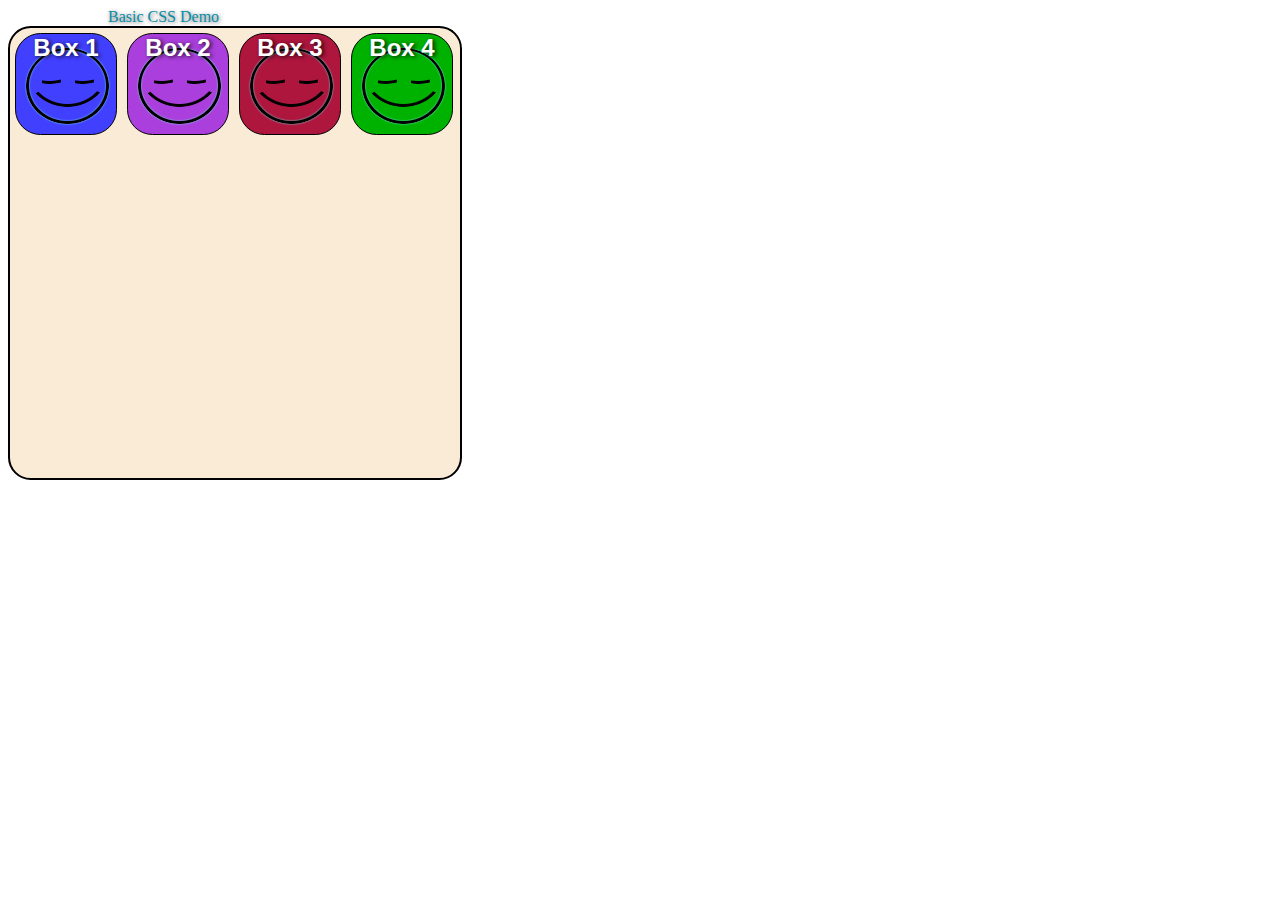
<file: Basic_HTML_Template.html>
<!DOCTYPE html>
<html lang="en">
<head>
    <meta charset="utf-8">
    <title>Basic HTML Template</title>
    <link rel="stylesheet" href="css/basic_style.css">
</head>
<body>
<div>
    <hl>Basic CSS Demo</h1>
</div>

<div class="container">
    <div class="squares">
        <p>Box 1</p>
    </div>

    <div class="squares">
        <p>Box 2</p>
    </div>

    <div class="squares">
        <p>Box 3</p>
    </div>

    <div class="squares">
        <p>Box 4</p>
    </div>
</div>

</body>
</html>
</file>
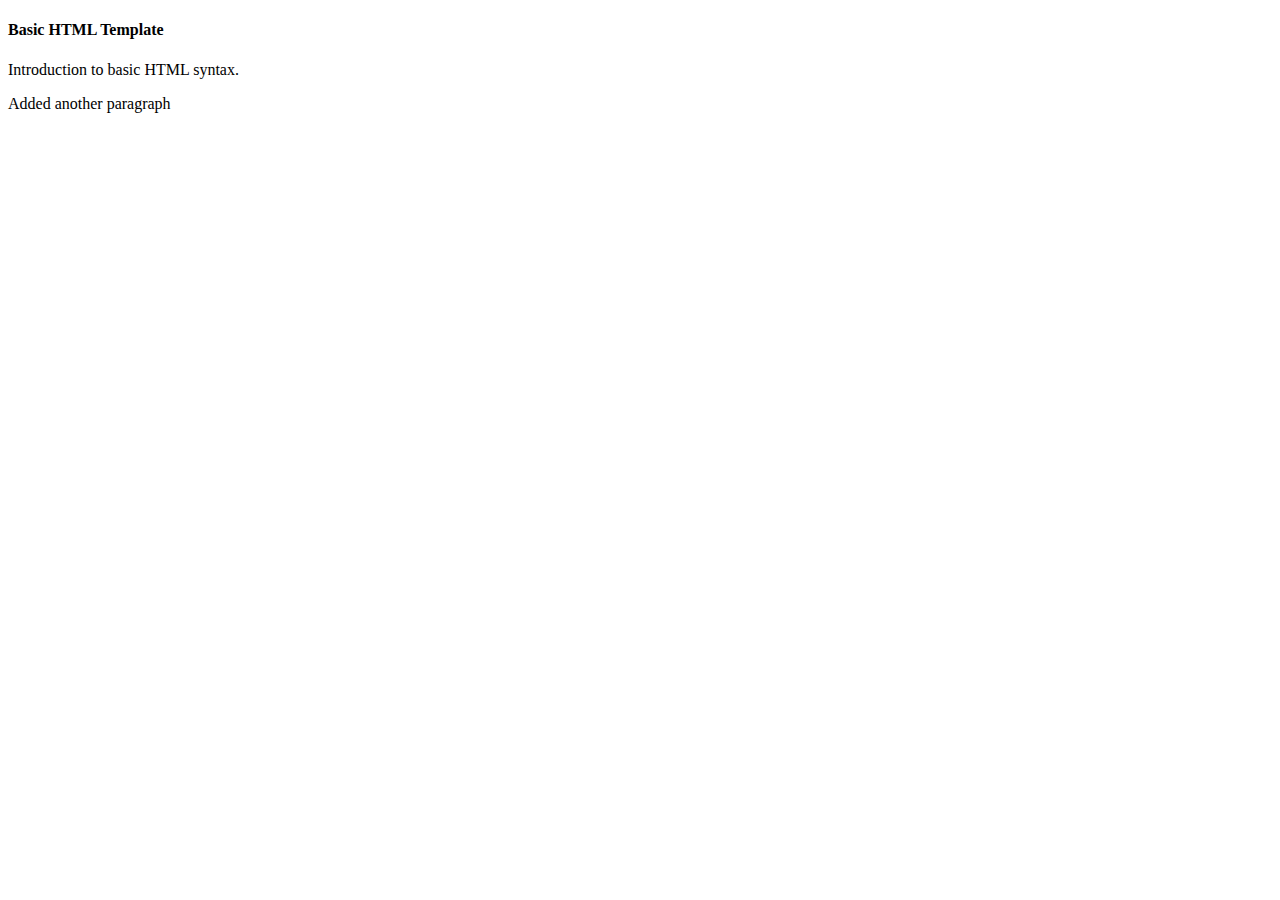
<file: BasicHTML.html>
<!DOCTYPE html>
<html lang="en">
<head>
    <meta charset="UTF-8">
    <meta name="viewport" content="width=device-width, initial-scale=1.0">
    <title>Document</title>
</head>
<body>
    <header>
        <h4>Basic HTML Template</h4>
        <p>Introduction to basic HTML syntax.</p>
        <p>Added another paragraph</p>
        <header>
</body>
</html>
</file>
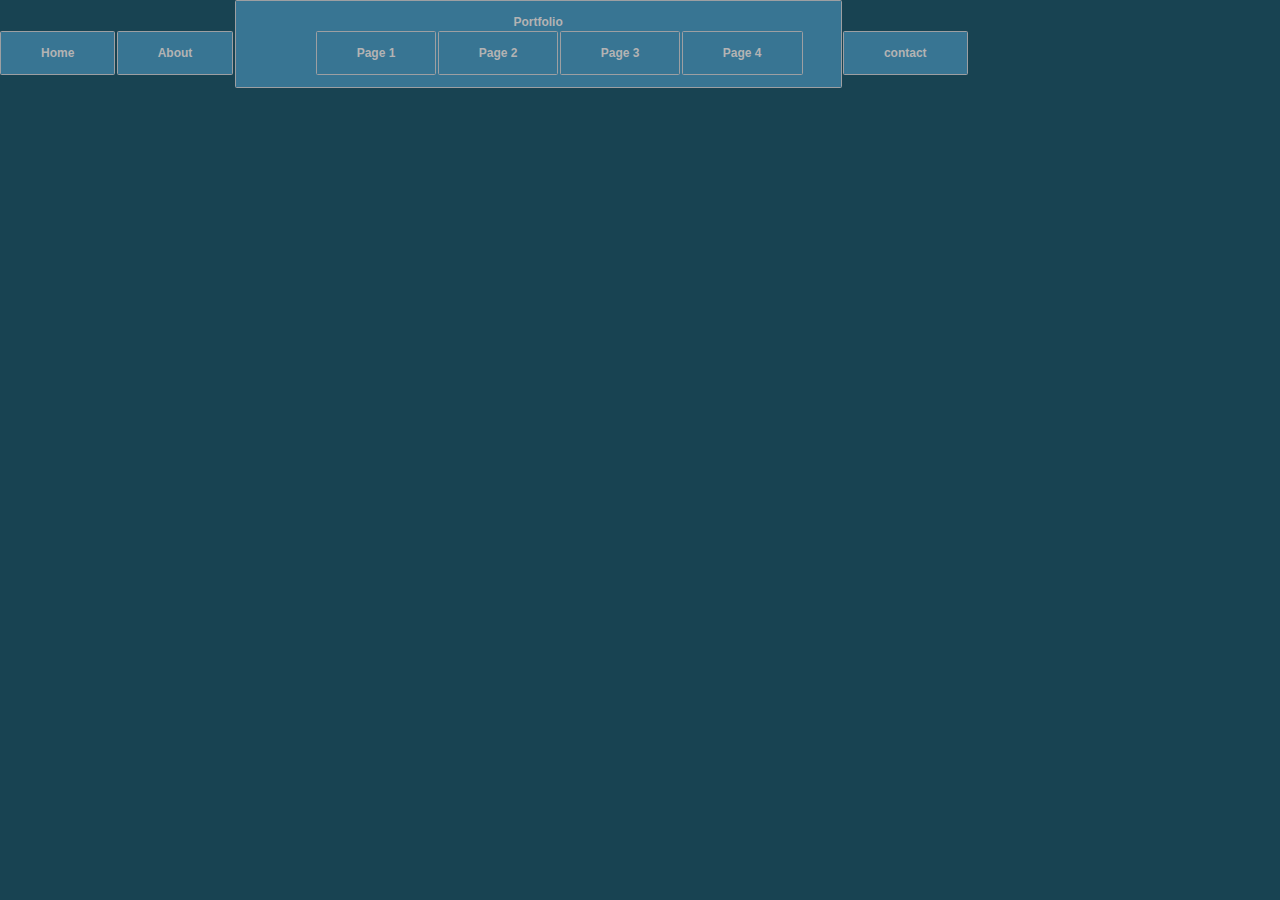
<file: css_menu_rollover.html>
<! DOCTYPE html>
<html lang="en">
     <head>
         <meta charset="utf-8">
         <title>css Drop-down Menu Demo</title>
         <link rel="stylesheet" href="./css/menu_rollover.css">
     </head>
     <body>
         <div class="wrap">
             <div class="menu-container">
                  <ul class="menu">
                      <li>Home</li>
                      <li>About</li>
                      <li>Portfolio
                          <ul class="submenu">
                               <li>Page 1</li>
                               <li>Page 2</li>
                               <li>Page 3</li>
                              <li>Page 4</li>
                          </ul>
                      </li>
                      <li>contact</li>
                  </ul>
             </div>
         </div>
     </body>
 </html>
</file>
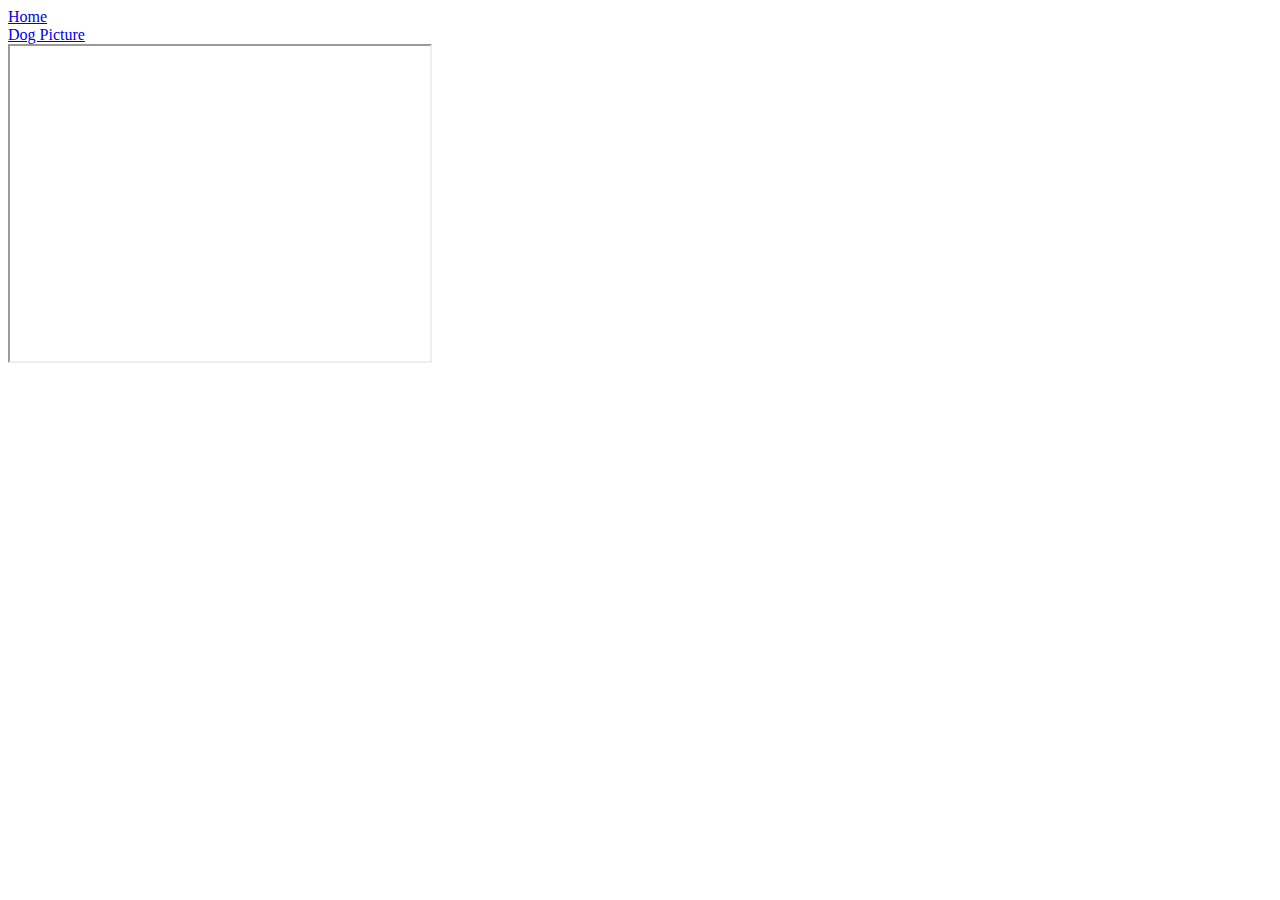
<file: Dog Video.html>
<!DOCTYPE html>
<html lang="en">
<head>
<title>Dog Video</title>
<meta charset="utf-8">
</head>
<body>
<nav>
<a href="Assignment.html">Home</a>
<br>
<a href="Dog.html">Dog Picture<a/>
<br>
</nav>
<iframe width="420" height="315"
src="https://www.youtube.com/embed/tgbNymZ7vqY?autoplay=1&mute=1">
</iframe>
</body>
</html>
</file>
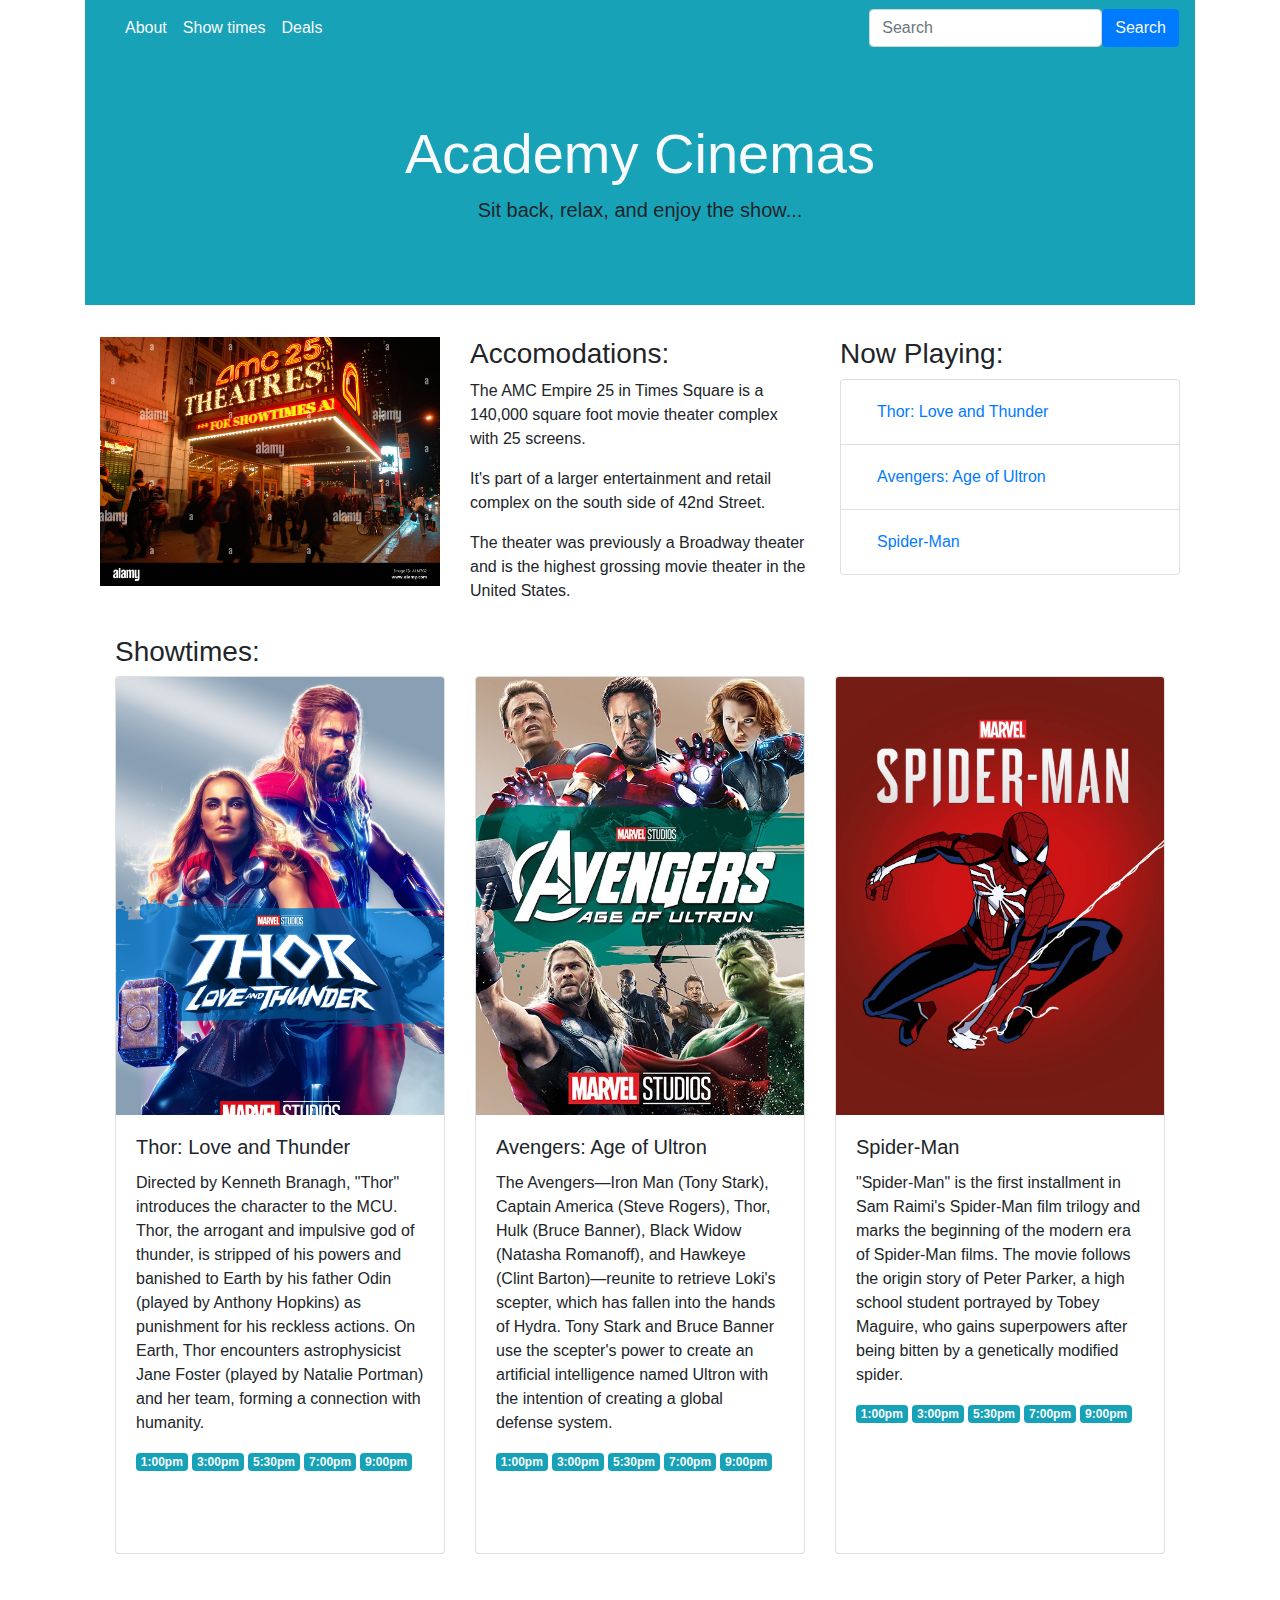
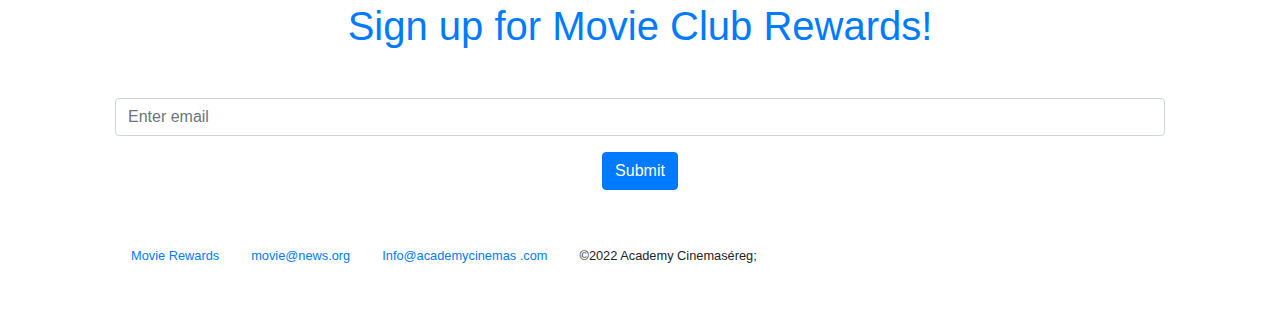
<file: bootstrap4_project/academy_cinemas.html>
<!DOCTYPE html>
<html lang="en">
    <head>
        <meta charset="utf-8">
        <meta name="viewpoint" content="width=device-wdth,initial-scale=1,shrink-to-fit=no">
        <link rel="stylesheet" href="https://cdn.jsdelivr.net/npm/bootstrap@4.1.3/dist/css/bootstrap.min.css" >      
        <title>Academy Cinemas</title>
        <style>
            html{
                scroll-behavior: smooth;
            }
        </style>
    </head>
    <body>
        <div class="container">
            <!-- navbar -->
            <nav class="navbar sticky-top navbar-expand-lg navbar-light bg-info">
                <a class="navbar-brand" href="#"></a>
                <button class="navbar-toggler" type="button" data-toggle="collapse" data-target="#navbarSupportedContent" aria-controls="navbarSupportedContent" aria-expanded="false" aria-label="Toggle navigation">
                  <span class="navbar-toggler-icon"></span>
                </button>
                <div class="collapse navbar-collapse" id="navbarSupportedContent">
                    <ul class="navbar-nav mr-auto mb-2 mb-lg-0">
                        <li class="nav-item active">
                            <a class="nav-link text-light" href="#about">About</a>
                        </li>
                        <li class="nav-item active">
                        <a class="nav-link text-light" href="#showtime">Show times</a>
                        </li>
                        <li class="nav-item active">
                            <a class="nav-link text-light" href="#deals">Deals</a>
                        </li>
                    </ul>
                    <form class="d-flex" role="search">
                        <input class="form-control me-2" type="search" placeholder="Search" aria-label="Search">
                        <button class="btn btn-primary text-light" type="submit">Search</button>
                    </form>
                </div>
             
            </nav>
            <!-- /navbar -->
            <!-- title -->
            <div class="jumbotron jumbotron-fluid bg-info text-center">
                <div class="container">
                    <h1 class="display-4 text-light">Academy Cinemas</h1>
                    <p class="lead">Sit back, relax, and enjoy the show...</p>
                </div>
            </div>
            <!-- / title -->
            <!-- About section -->
            <div class="container" id="about">
                <div class="row align-items-start">
                    <div class="col-lg-4 col-12 mb-3">
                        <img class="img-fluid" src="./img/pdx.jpg" alt="">
                    </div>
                    <div class="col-lg-4 col-12 mb-3">
                        <h3 id="about">Accomodations:</h3>
                        <p>The AMC Empire 25 in Times Square is a 140,000 square foot movie theater complex with 25 screens.</p>
                        <p>It's part of a larger entertainment and retail complex on the south side of 42nd Street.</p>
                        <p>The theater was previously a Broadway theater and is the highest grossing movie theater in the United States. 
                        </p>
                    
                </div>
                <div class="col-lg-4 col-12 mb-3">
                    <h3>Now Playing: </h3>
                    <ul class="list-group">
                        <li class="list-group-item">
                            <a class="nav-link active" href="#">Thor: Love and Thunder</a>
                        </li>
                        <li class="list-group-item">
                            <a class="nav-link" href="#">Avengers: Age of Ultron</a>
                        </li>
                        <li class="list-group-item">
                            <a class="nav-link" href="#">Spider-Man</a>
                        </li>
                    </ul>
                </div>
            </div>
            <!--END About section -->

             

            <!-- showtimes -->
            <div class="container" id="showtime">
                <h3 id="showtimes">Showtimes:</h3>
                <div class="row">
                    <div class="col-lg-4 col-12">
                        <div class="card h-100">
                            <img class="card-img-top h-50" src="./img/thor.jpg" style="object-fit: cover" alt="Kong Skull Island image">
                            <div class="card-body">
                                <h5 class="card-title">Thor: Love and Thunder</h5>
                                <p class="card-text">Directed by Kenneth Branagh, "Thor" introduces the character to the MCU. Thor, the arrogant and impulsive god of thunder, is stripped of his powers and banished to Earth by his father Odin (played by Anthony Hopkins) as punishment for his reckless actions. On Earth, Thor encounters astrophysicist Jane Foster (played by Natalie Portman) and her team, forming a connection with humanity.</p>
                                <h6>
                                    <span class="badge badge-secondary bg-info text-light">1:00pm</span>
                                    <span class="badge badge-secondary bg-info text-light">3:00pm</span>
                                    <span class="badge badge-secondary bg-info text-light">5:30pm</span>
                                    <span class="badge badge-secondary bg-info text-light">7:00pm</span>
                                    <span class="badge badge-secondary bg-info text-light">9:00pm</span>
                                </h6>
                            </div>
                        </div>
                    </div>
                    <div class="col-lg-4 col-12">
                        <div class="card h-100">
                            <img class="card-img-top h-50" src="./img/avengers.jpg" style="object-fit: cover" alt="Kong Skull Island image">
                            <div class="card-body">
                                <h5 class="card-title">Avengers: Age of Ultron</h5>
                                <p class="card-text">The Avengers—Iron Man (Tony Stark), Captain America (Steve Rogers), Thor, Hulk (Bruce Banner), Black Widow (Natasha Romanoff), and Hawkeye (Clint Barton)—reunite to retrieve Loki's scepter, which has fallen into the hands of Hydra. Tony Stark and Bruce Banner use the scepter's power to create an artificial intelligence named Ultron with the intention of creating a global defense system.</p>
                                <h6>
                                    <span class="badge badge-secondary bg-info text-light">1:00pm</span>
                                    <span class="badge badge-secondary bg-info text-light">3:00pm</span>
                                    <span class="badge badge-secondary bg-info text-light">5:30pm</span>
                                    <span class="badge badge-secondary bg-info text-light">7:00pm</span>
                                    <span class="badge badge-secondary bg-info text-light">9:00pm</span>
                                </h6>
                            </div>
                        </div>
                    </div>
                    <div class="col-lg-4 col-12">
                        <div class="card h-100">
                            <img class="card-img-top h-50" src="./img/spiderman.jpg" style="object-fit: cover" alt="Kong Skull Island image">
                            <div class="card-body">
                                <h5 class="card-title">Spider-Man</h5>
                                <p class="card-text">"Spider-Man" is the first installment in Sam Raimi's Spider-Man film trilogy and marks the beginning of the modern era of Spider-Man films. The movie follows the origin story of Peter Parker, a high school student portrayed by Tobey Maguire, who gains superpowers after being bitten by a genetically modified spider.</p>
                                <h6>
                                    <span class="badge badge-secondary bg-info text-light">1:00pm</span>
                                    <span class="badge badge-secondary bg-info text-light">3:00pm</span>
                                    <span class="badge badge-secondary bg-info text-light">5:30pm</span>
                                    <span class="badge badge-secondary bg-info text-light">7:00pm</span>
                                    <span class="badge badge-secondary bg-info text-light">9:00pm</span>
                                </h6>
                            </div>
                        </div>
                    </div>  
                </div>
            </div>
            
            <div class="container" id="deals">
                <div class="row">
                    <div class="col-lg-12">
                        <!-- deals -->
                        <div class="text-center">
                            <form id="deals">
                                <h1 class="text-primary my-5">Sign up for Movie Club Rewards! </h1>
                                <div class="mb-3">
                                    <input type="email" class="form-control" id="exampleInputEmaill" aria-describedby="emailHelp" placeholder="Enter email">
                                </div>
                                <button type="submit" class="btn btn-primary">Submit</button>
                            </form>
                        </div>
                        <!-- /deals -->
                    </div>
                </div>
            </div>
            
            <!-- footer -->
            <div class="container my-5">
                <ul class="nav">
                    <li classs="nav-item">
                        <small><a class="nav-link active" href="#">Movie Rewards</a></small>
                    </li>
                    <li class="nav-item">
                        <small><a class="nav-link" href="#">movie@news.org</a></small>
                    </li>
                    <li class="nav-item">
                        <small><a class="nav-link" href="#">Info@academycinemas .com</a></small>
                    </li>
                    <li class="nav-item">
                        <small><a class="nav-link">&copy;2022 Academy Cinemaséreg;</a></small>
                    </i>
                </ul>
            </div>
            <!-- /footer -->
        </div>
    <script src="https://code.jquery.com/jquery-3.3.1.slim.min.js" ></script>
    <script src="https://cdn.jsdelivr.net/npm/popper.js@1.14.3/dist/umd/popper.min.js" ></script>
    <script src="https://cdn.jsdelivr.net/npm/bootstrap@4.1.3/dist/js/bootstrap.min.js" ></script>
    </body>
</html>
</file>
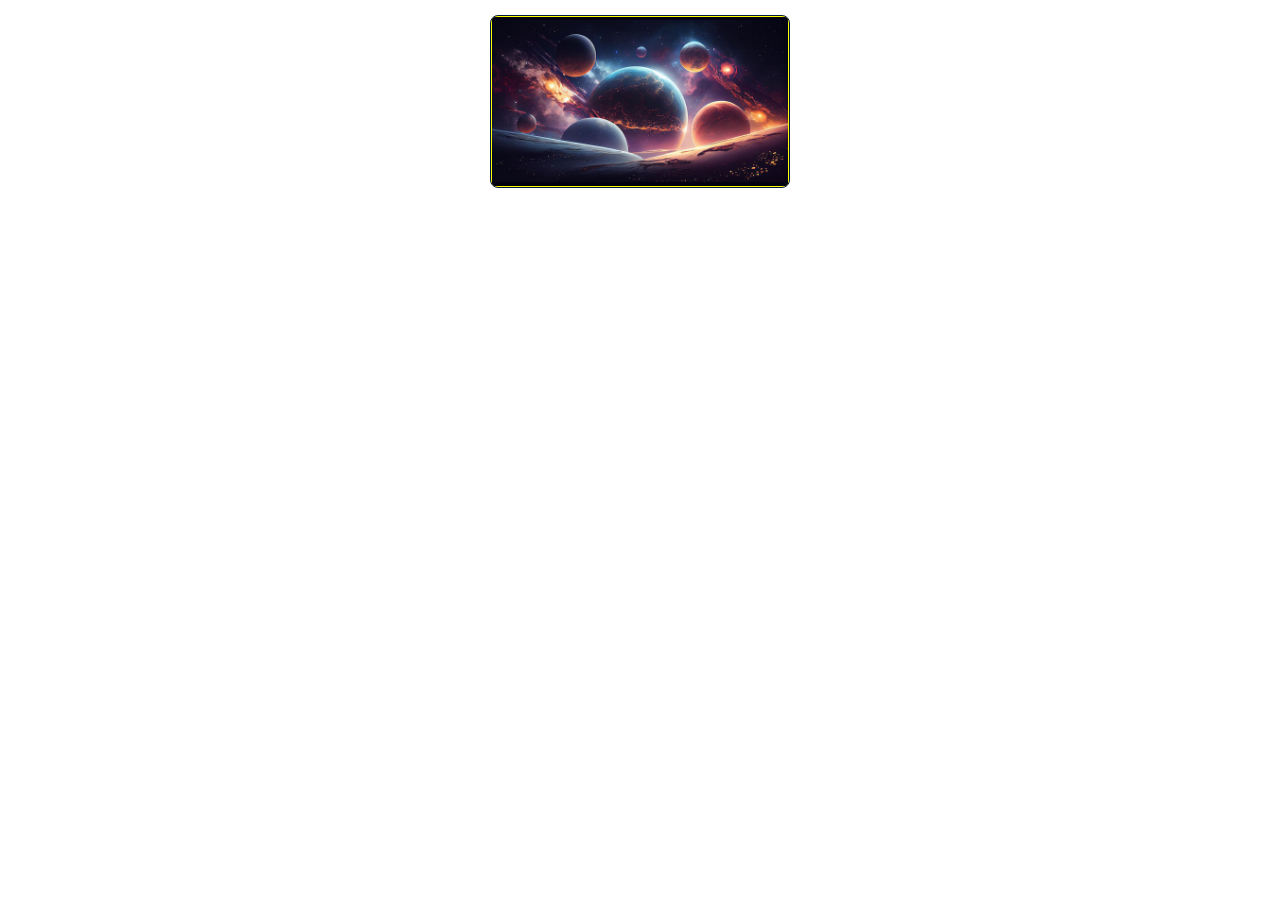
<file: Effecting-images-with-CSS/photo-package.html>
<! DOCTYPE html>
 <html lang="en">
     <head>
          <meta charset="utf-8">
          <title>The Space Station I Resort</title>
          <link rel="stylesheet" href="./css/photo_style.css?v=1">
     </head>
     <body>
          <!--PHOTO CONTAINER 1-->
            <div class="photo-container">
               <div class="photo">
                    <img src="./images/thumb/thumbnail_2.png" alt=" ">
                    <div class="photo-overlay">
                         <h3 class="white-head">click to Enlarge</h3>
                        <p>We have several launches departing daily, book your flight today! </p>
                    </div>
               </div>
          </div>
          <!--END PHOTO CONTAINER-->
     </body>
</html>
</file>
<file: bootstrap4_project/assets/css/style.css>
@import url('https://fonts.googleapis.com/css2?family=Poppins:wght@300;400;500;600;700;800;900&family=Roboto:wght@400;500;700;900&display=swap');


body{
	margin: 0;
	padding: 0;
	font-size: 16px;
	color: #ccc;
	font-family: 'Roboto', sans-serif;
	font-weight: normal;
	font-style: normal;
	background: #333;
}
a,
button {
	-webkit-transition: all 0.3s ease-out 0s;
	-moz-transition: all 0.3s ease-out 0s;
	-ms-transition: all 0.3s ease-out 0s;
	-o-transition: all 0.3s ease-out 0s;
	transition: all 0.3s ease-out 0s;
}
*::-moz-selection {
	background: #d6b161;
	color: #fff;
	text-shadow: none;
}
::-moz-selection {
	background: #444;
	color: #fff;
	text-shadow: none;
}
::selection {
	background: #444;
	color: #fff;
	text-shadow: none;
}
h1,h2,h3,h4,h5,h6,p{
	margin:0;
	padding: 0;
}
h1,h2,h3,h4,h5,h6{
	font-family: 'Poppins', sans-serif;
	font-weight: 700;
}
ul{
	margin:0;
	padding: 0;
	list-style: none;
}
a{
	text-decoration: none;
}
a:hover{
	text-decoration: none;
}
button:focus{
	outline: none;
}
input:focus{
	outline: none;
}
textarea:focus{
	outline: none;
}
button:focus{
	outline: none;
}
.section-bg{
	background: #312f2f;
}

.scroll-area {
    position: fixed;
    bottom: 20px;
    right: 20px;
    z-index: 1;
    display: none;
}
.scroll-area i {
	width: 45px;
	height: 45px;
	background-color: #71444b;
	display: flex;
	justify-content: center;
	align-items: center;
	cursor: pointer;
	color: #fff;
	font-size: 20px;
	border-radius: 2%;
}
.header {
	padding: 20px 0px;
	background: #333;
}
.header.sticky {
	position: fixed;
	top: 0;
	left: 0;
	width: 100%;
	z-index: 999;
	-webkit-animation: sticky 1s;
	-moz-animation: sticky 1s;
	-o-animation: sticky 1s;
	animation: sticky 1s;
	-webkit-box-shadow: 2px 4px 8px rgba(51, 51, 51, 0.25);
	-moz-box-shadow: 2px 4px 8px rgba(51, 51, 51, 0.25);
	box-shadow: 2px 4px 8px rgba(140, 129, 129, 0.25);
}
@-webkit-keyframes sticky {
    0% {
      -webkit-transform: translateY(-100%);
      transform: translateY(-100%); 
  }
    100% {
      -webkit-transform: translateY(0%);
      transform: translateY(0%); 
  } 
}
@keyframes sticky {
    0% {
      -webkit-transform: translateY(-100%);
      transform: translateY(-100%); 
  }
    100% {
      -webkit-transform: translateY(0%);
      transform: translateY(0%); 
  } 
}
.logo h2 {
  font-size: 30px;
  font-weight: 900;
}
.logo h2 a{
  color: #fff;
}
.menu {
  text-align: right;
}
.menu ul li{
  display: inline-block;
  position: relative;
}
.menu ul li a {
  color: #e1d0d0;
  text-transform: uppercase;
  font-family: 'Poppins', sans-serif;
  font-size: 15px;
  display: inline-block;
  padding: 10px 18px;
  -webkit-transition: all .3s ease-in-out;
  transition: all .3s ease-in-out;
}
.menu ul li.current a{
  color: #fff;
}
.menu ul li:hover > a{
  color: #fff;
}
.menu nav ul li > ul {
  position: absolute;
  top: 100px;
  left: 0;
  background-color: rgb(66, 70, 59);
  border-top: 5px solid rgb( 102, 171, 54 );
  -webkit-transition: all .3s ease-in-out;
  -moz-transition: all .3s ease-in-out;
  transition: all .3s ease-in-out;
  width: 200px;
  opacity: 0;
  visibility: hidden;
  z-index: 999;
  text-align: left;
}
.menu nav ul li:hover > ul{
  opacity: 1;
  visibility: visible;
  top: 45px;
}
.menu nav ul li > ul > li {
  display: block;
  position: relative;
  -webkit-transition: all .3s ease-in-out;
  transition: all .3s ease-in-out;
}
.menu nav ul li > ul > li::after {
  content: "";
  clear: both;
  display: block;
  overflow: hidden;
  background: #669933;
  width: 0;
  height: 100%;
  left: 0;
  top: 0;
  position: absolute;
  -webkit-transition: all .3s ease-in-out;
  transition: all .3s ease-in-out;
}
.menu nav ul li > ul > li:hover::after {
  width: 7px;
}
.menu nav ul li > ul > li:hover{
  padding-left: 7px;
}
.menu nav ul li > ul > li a {
  display: inline-block;
  width: 100%;
  padding: 10px 20px;
  border-bottom: 1px solid #ddd;
}
.menu nav ul li > ul > li:last-child a{
  border-bottom: none;
}
.menu nav ul > li > ul > li > ul {
  left: 200px;
  top: 28px;
}
.menu nav ul li > ul > li:hover > ul {
  top: -3px;
}
.mean-container .mean-nav {
  float: left;
  width: 100%;
  background: #0c1923;
  margin-top: 10px;
}
.mean-container a.meanmenu-reveal {
  width: 22px;
  height: 22px;
  padding: 7px 10px 7px 10px;
  position: absolute;
  top: 0;
  right: 0;
  cursor: pointer;
  color: #fff;
  text-decoration: none;
  font-size: 16px;
  text-indent: -9999em;
  line-height: 22px;
  font-size: 1px;
  display: block;
  font-family: Arial, Helvetica, sans-serif;
  font-weight: 700;
  border: 1px solid #fff;
}
.meanmenu-reveal {
  position: absolute !important;
  top: -36px !important;
}

.hero-caption {
	width: 100%;
	height: 100%;
	display: flex;
	align-items: center;
}
.heor-img img {
	width: 100%;
}
.hero-caption-full h5 {
	color: #ffbd39;
	font-size: 20px;
	font-weight: 700;
	margin-bottom: 20px;
}
.hero-caption-full h2 {
	font-size: 30px;
	font-weight: 700;
	color: #fff;
	margin-bottom: 20px;
}
.hero-caption-full h2 span{
	color: #ffbd39;
}
.hero-caption-full p {
	font-size: 18px;
	line-height: 30px;
	color: #fff;
}

.button-1 {
	border: none;
	position: relative;
	display: inline-block;
	z-index: 1;
	color: #ffffff;
	background-color: #7b68ee;
	-webkit-transition: 0.4s;
	transition: 0.4s;
	font-weight: 600;
	font-size: 15px;
	padding-left: 40px;
	padding-right: 40px;
	padding-top: 12px;
	padding-bottom: 12px;
	box-shadow: 0 7px 25px rgb(123,104,238,0.25);
	overflow: hidden;
}
.button-1:hover{
	color: #fff;
}
.button-1 span {
	position: absolute;
	display: block;
	width: 0;
	height: 0;
	border-radius: 50%;
	 background-color: #3e57d0; 
	-webkit-transition: width 0.5s ease-in-out, height 0.5s ease-in-out;
	transition: width 0.5s ease-in-out, height 0.5s ease-in-out;
	-webkit-transform: translate(-50%, -50%);
	transform: translate(-50%, -50%);
	z-index: -1;
	border-radius: 30px;
}
.button-1:hover span{
	width: 225%;
	height: 562.5px;
}


.button-2 {
	border: none;
	position: relative;
	display: inline-block;
	z-index: 1;
	color: #ffffff;
	background-color: #ffbd39;
	-webkit-transition: 0.4s;
	transition: 0.4s;
	font-weight: 600;
	font-size: 15px;
	padding-left: 40px;
	padding-right: 40px;
	padding-top: 12px;
	padding-bottom: 12px;
	box-shadow: 0 7px 25px rgb(123,104,238,0.25);
	overflow: hidden;
}
.button-2:hover{
	color: #fff;
}
.button-2 span {
	position: absolute;
	display: block;
	width: 0;
	height: 0;
	border-radius: 50%;
	 background-color: #3e57d0; 
	-webkit-transition: width 0.5s ease-in-out, height 0.5s ease-in-out;
	transition: width 0.5s ease-in-out, height 0.5s ease-in-out;
	-webkit-transform: translate(-50%, -50%);
	transform: translate(-50%, -50%);
	z-index: -1;
	border-radius: 30px;
}
.button-2:hover span{
	width: 225%;
	height: 562.5px;
}
.hero-caption-btn a.button-2 {
	margin-left: 20px;
}

.about-info-btn a.button-2 {
	margin-left: 20px;
}
.about-info h5 {
	color: #ffbd39;
	font-size: 20px;
	font-weight: 500;
	margin-bottom: 15px;
}
.about-info h2 {
	font-size: 22px;
	line-height: 31px;
	margin-bottom: 20px;
	font-weight: 700;
}
.about-info h2 span{
	color: #ffbd39;
}
.about-info p {
	margin-bottom: 12px;
	line-height: 24px;
}
.about-social span {
	float: left;
	padding-right: 15px;
	font-weight: 700;
	letter-spacing: 1px;
	font-size: 18px;
}
.about-social ul {
	overflow: hidden;
}
.about-social ul li{
	display: inline-block;
	margin: 0px 3px;
}
.about-social ul li a{
	display: inline-block;
}
.about-social ul li a i {
	width: 40px;
	height: 40px;
	display: flex;
	justify-content: center;
	align-items: center;
	border-radius: 50%;
	background: #163d4d;
	color: #fff;
	font-size: 14px;
	-webkit-transition: all .3s ease-in-out;
	transition: all .3s ease-in-out;
}
.about-social ul li a i:hover {
	background: #1b7599;
}
.counter-box {
	text-align: center;
	margin-bottom: 30px;
	border-radius: 3px;
	padding: 30px 20px;
	background: #3e3c3c;
}
.counter-box h2.counter {
	font-size: 40px;
	font-weight: 700;
	margin-bottom: 10px;
	color: #fff;
}
.section-headding h2 {
	font-size: 30px;
	font-weight: 700;
	letter-spacing: 2px;
	margin-bottom: 15px;
}
.title-divider {
	width: 150px;
	height: 2px;
	background: #ffbd39;
	margin: 0 auto;
	position: relative;
	margin-bottom: 15px;
}
.title-divider:after {
	content: "";
	clear: both;
	display: block;
	overflow: hidden;
	position: absolute;
	width: 16px;
	height: 16px;
	background: #fff;
	border-radius: 50%;
	left: 0;
	right: 0;
	top: -7px;
	margin: 0 auto;
	border: 3px solid #ffbd39
}

.services-box {
	text-align: center;
	padding: 40px 26px;
	background: #262020;
	border-radius: 6px;
	-webkit-transition: all .3s ease-in-out;
	transition: all .3s ease-in-out;
}
.services-box:hover{
	transform: translateY(-10px);
}
.services-box .icon {
	background: #ffbd39;
	width: 90px;
	height: 90px;
	margin: 0 auto;
	margin-bottom: 25px;
	display: flex;
	justify-content: center;
	align-items: center;
	font-size: 30px;
	color: #fff;
	border-radius: 33% 66% 70% 30%/49% 62% 38% 51% !important;
}
.services-box h2 {
	font-size: 22px;
	margin-bottom: 10px;
	font-weight: 700;
	color: #fff;
	-webkit-transition: all .3s ease-in-out;
	transition: all .3s ease-in-out;
}
.services-box:hover h2{
	color: #ffbd39;
}

.resume-item-box {
	padding: 30px 20px;
	text-align: left;
	box-shadow: 0px 2px 5px #4d4b4b;
}
.resume-item-box span {
	background: #ffbd39;
	color: #fff;
	font-weight: 700;
	font-size: 14px;
	padding: 2px 14px;
	display: inline-block;
	border-radius: 20px;
}
.resume-item-box h2 {
	font-size: 22px;
	font-weight: 700;
	color: #fff;
	margin-top: 12px;
	margin-bottom: 2px;
}
.resume-item-box h4 {
	font-size: 14px;
	font-weight: 500;
	letter-spacing: 1px;
	margin-bottom: 20px;
	color: #ccc;
}
.portfolio-list {
	text-align: center;
}
.portfolio-list ul li {
	display: inline-block;
	text-transform: uppercase;
	font-size: 14px;
	font-weight: 500;
	letter-spacing: 1px;
	cursor: pointer;
	padding: 2px 10px;
}
.portfolio-item {
	position: relative;
	width: 100%;
	overflow: hidden;
}
.portfolio-item img{
	width: 100%;
}
.portfolio-item::after {
	content: "";
	clear: both;
	display: block;
	overflow: hidden;
	position: absolute;
	width: 50%;
	height: 0%;
	background: rgba(80, 181, 96, 0.94);
	top: 0;
	right: 0;
	-webkit-transition: all .3s ease-in-out;
	transition: all .3s ease-in-out;
}
.portfolio-item:before{
	content: "";
	clear: both;
	display: block;
	overflow: hidden;
	position: absolute;
	width: 50%;
	height: 0%;
	background: rgba(80, 181, 96, 0.94);
	bottom: 0;
	left: 0;
	-webkit-transition: all .3s ease-in-out;
	transition: all .3s ease-in-out;
}
.portfolio-item:hover::before {
	height: 100%;
}
.portfolio-item:hover::after {
	height: 100%;
}
.portfolio-item-overly {
	position: absolute;
	width: 100%;
	height: 100%;
	overflow: hidden;
	top: 0;
	left: 0;
	-webkit-transition: all .4s ease-in-out;
	transition: all .4s ease-in-out;
	z-index: 999;
}
.portfolio-item-overly-full {
	position: absolute;
	right: 0px;
	bottom: 20px;
	-webkit-transition: all .4s ease-in-out;
	transition: all .4s ease-in-out;
	overflow: hidden;
	opacity: 0;
	visibility: hidden;
}
.portfolio-item:hover .portfolio-item-overly-full {
	right: 20px;
	opacity: 1;
	visibility: visible;
}
.portfolio-item-overly-full a {
	padding: 13px;
	background: #fff;
	display: inline-block;
	line-height: 1;
	color: rgba(80, 181, 96, 0.94);
	font-size: 20px;
	margin: 2px;
	border-radius: 50%;
}
.mixitup-control-active {
	color: #ffbd39;
}

.client-review-single-content {
	background: #136c64;
	padding: 22px 30px;
	border-radius: 0px;
	position: relative;
}
.client-review-single {
	margin: 0px 20px;
}
.client-review-single-content::after {
	content: "";
	clear: both;
	display: block;
	position: absolute;
	width: 50px;
	height: 30px;
	background: #136c64;
	left: 88px;
	bottom: -30px;
	clip-path: polygon(25% 0, 0 100%, 100% 0);
}
.client-review-single-img img {
	width: 100px !important;
	border-radius: 50%;
}
.client-review-single-content h3 {
	font-size: 22px;
	font-weight: 700;
	letter-spacing: 1px;
	color: #fff;
	margin-bottom: 2px;
}
.client-review-single-content h5 {
	color: #fff;
	font-size: 14px;
	text-transform: capitalize;
	letter-spacing: 1px;
	font-weight: 400;
	margin-bottom: 10px;
}
.client-review-single-content .review{
	margin-top: 10px;
}
.client-review-single-content .review span {
	color: #ffbd39;
	font-size: 14px;
}
.client-review-single-img {
	margin-top: 18px;
}
.owl-prev {
	position: absolute;
	top: 0%;
	left: -32px;
}
.owl-next {
	position: absolute;
	top: 0;
	right: -32px;
}
.client-review-arrow {
	border: 2px solid #ffbd39;
	width: 40px !important;
	height: 40px !important;
	display: flex;
	justify-content: center;
	align-items: center;
	border-radius: 50%;
	color: #ffbd39;
	-webkit-transition: all .3s ease-in-out;
	transition: all .3s ease-in-out;
}
.client-review-arrow:hover{
	background: #ffbd39;
	color: #fff;
}

.blog-single {
	width: 100%;
	overflow: hidden;
	box-sizing: border-box;
	box-shadow: 0px 3px 13px #443f3fe6;
}
.blog-thumbnail img {
	width: 100%;
	-webkit-transition: all .3s ease-in-out;
	transition: all .3s ease-in-out;
}
.blog-thumbnail {
	width: 100%;
	position: relative;
	overflow: hidden;
}
.blog-thumbnail:after{
	content: "";
	clear: both;
	display: block;
	overflow: hidden;
	position: absolute;
	width: 100%;
	height: 100%;
	top: 0;
	left: 0;
	background: rgba(0, 0, 0, 0.5);
	-webkit-transition: all .3s ease-in-out;
	transition: all .3s ease-in-out;
	opacity: 0;
}
.blog-single:hover .blog-thumbnail::after {
	opacity: 1;
}
.blog-single:hover .blog-thumbnail img{
	transform: scale(1.1);
}
.date-box {
	width: 58px;
	height: 58px;
	background: #ffbd39;
	color: #fff;
	text-align: center;
	display: flex;
	justify-content: center;
	align-items: center;
	position: absolute;
	top: 30px;
	left: 30px;
	z-index: 300;
}
.date-box span {
	line-height: 18px;
	font-weight: 600;
	font-size: 14px;
	letter-spacing: 1.3px;
}
.blog-content {
	padding: 30px;
	box-sizing: border-box;
}
.blog-content h3 {
	font-size: 20px;
	font-weight: 700;
}
.blog-content h3 a {
	color: #ccc;
	-webkit-transition: all .3s ease-in-out;
	transition: all .3s ease-in-out;
}
.blog-content h3 a:hover{
	color: #fff;
}
.blog-meta {
	margin: 5px 0px 10px 0px;
}
.blog-meta a {
	color: #ccc;
	font-weight: 300;
	font-size: 15px;
}
.blog-meta span.sep {
	color: #ccc;
	font-size: 15px;
	padding: 0px 3px;
}
.blog-content p {
	margin-bottom: 20px;
	line-height: 24px;
}
.blog-content a.read-more {
	color: #ccc;
}
.blog-content a.read-more:hover {
	color: #fff;
}
.blog-content a.read-more i{
	-webkit-transition:all .3s ease-in-out;
	transition: all .3s ease-in-out;
	font-size: 15px;
}
.blog-content a.read-more:hover i {
	padding-left: 10px;
}

.contact-form input {
	width: 100%;
	margin-bottom: 20px;
	background: #333;
	color: #fff;
	padding: 15px 20px;
	border: 1px solid #6f6c6c;
	font-size: 14px;
	-webkit-transition: all .3s ease-in-out;
	transition: all .3s ease-in-out;
}
.contact-form input:focus {
	border-color: #d7d3d3;
}
.contact-form textarea{
	width: 100%;
	margin-bottom: 20px;
	background: #333;
	color: #fff;
	padding: 15px 20px;
	border: 1px solid #6f6c6c;
	font-size: 14px;
	-webkit-transition: all .3s ease-in-out;
	transition: all .3s ease-in-out;
	height: 150px;
}
.contact-form textarea:focus {
	border-color: #d7d3d3;
}
.contact-form button {
	text-transform: uppercase;
	letter-spacing: 2px;
}

.footer-widget-single h2 {
	font-size: 30px;
	font-weight: 900;
	margin-bottom: 10px;
	color: #fff;
}
.footer-widget-single p {
	color: #ccc;
}
.footer-widget-single h3 {
	font-size: 18px;
	font-weight: bold;
	color: #fff;
	text-transform: uppercase;
	position: relative;
	padding-bottom: 12px;
	margin-bottom: 10px;
}
.footer-widget-single h3::before {
	content: "";
	background: #94c045;
	width: 60px;
	overflow: hidden;
	height: 3px;
	position: absolute;
	bottom: 0;
	clear: both;
	display: block;
	z-index: 1;
}
.footer-widget-single h3::after {
	content: "";
	clear: both;
	display: block;
	overflow: hidden;
	background: #3c4133;
	width: 100%;
	height: 3px;
	bottom: 0;
	position: absolute;
	left: 0;
}
.footer-widget-single ul li {
	line-height: 32px;
}
.footer-widget-single ul li a {
	color: #ccc;
	text-transform: capitalize;
}
.footer-widget-single ul li a:hover {
	color: #fff;
}
.footer-widget-single strong {
	color: #fff;
}
.footer-widget-single ul.social-link {
	margin-top: 15px;
}
.footer-widget-single ul.social-link li {
	line-height: 20px;
	display: inline-block;
	margin: 3px;
}
.footer-widget-single ul.social-link li a {
	display: inline-block;
}
.footer-widget-single ul.social-link li a i {
	font-size: 14px;
	display: flex;
	background: #3c4133;
	color: #fff;
	line-height: 1;
	padding: 8px 0;
	border-radius: 50%;
	text-align: center;
	width: 36px;
	height: 36px;
	transition: 0.3s;
	justify-content: center;
	align-items: center;
}
.footer-widget-single ul.social-link li a i:hover {
	background: #ffbd39;
}
.footer-bottom p {
	font-size: 15px;
}
.footer-bottom p a{
	color: #ccc;
	font-weight: 700;
}
.footer-bottom p a:hover{
	color: #fff;
}
</file>
<file: bootstrap4_project/assets/css/responsive.css>
@media (max-width: 991px) {
	.header {
		padding-bottom: 0px;
	}
	.hero-caption {
		padding-top: 90px;
		padding-bottom: 50px;
	}
	.footer-widget-single {
		margin-top: 30px;
	}
	.footer-top {
		padding-top: 30px;
		padding-bottom: 50px;
	}
 
}
@media (max-width: 767px) {
	.about-area, .client-review-area, .contact-area{
		padding: 70px 0px;
	}
	.about-info h2 {
		font-size: 20px;
		line-height: 28px;
	}
	.services-area, .resume-area, .portfolio-area, .blog-area{
		padding-top: 70px;
		padding-bottom: 40px;
	}
 
}
@media (max-width: 676px) {
	.about-area, .client-review-area, .contact-area{
		padding: 50px 0px;
	}
	.services-area, .resume-area, .portfolio-area, .blog-area{
		padding-top: 50px;
		padding-bottom: 20px;
	}
	.footer-top {
		padding-top: 5px;
		padding-bottom: 30px;
	}
	.owl-next {
    		right: 0 !important;
    	}
    	.owl-prev {
    		left: 0 !important;
    	}
 
}
@media (max-width: 576px) {
	.hero-caption-full h2 {
		font-size: 26px;
		margin-bottom: 12px;
	}
	.hero-caption, .resume-area, .portfolio-area, .blog-area{
		padding-top: 50px;
		padding-bottom: 10px;
	}
 	.about-area, .client-review-area, .contact-area{
		padding: 40px 0px;
	}
	.services-area{
		padding-top: 50px;
		padding-bottom: 30px;
	}
}
@media (max-width: 450px) {
	.hero-caption-full h2 {
		font-size: 20px;
		margin-bottom: 10px;
	}
	.hero-caption-full p {
		font-size: 16px;
		line-height: 24px;
	}
	.button-1 {
		font-size: 14px;
		padding-left: 30px;
		padding-right: 30px;
	}
	.button-2 {
		font-size: 14px;
		padding-left: 30px;
		padding-right: 30px;
	}
	.section-headding {
		margin-bottom: 30px;
	}
	 
}
@media (max-width: 350px){
	.hero-caption-btn a.button-2 {
		margin-left: 0px;
	}
	.about-info h2 {
		font-size: 18px;
	}
	.about-social ul li a i {
		width: 35px;
		height: 35px;
	}
	.about-social ul li {
		margin: 0px 1px;
	}
	.about-info-btn a.button-2 {
		margin-left: 0px;
	}
	.section-headding h2 {
		font-size: 24px;
	}
	.blog-content {
		padding: 14px;
	}
	.blog-content h3 {
		font-size: 18px;
	}
	.blog-content p {
		line-height: 22px;
	}
	.contact-form input {
		padding: 10px 10px;
		font-size: 14px;
	}
}
</file>
<file: Space-Station/css/shared.css>
/*-------------------------------------------- 
    GENERIC STYLES
-------------------------------------------- */
html {
    font-family: sans-serif;
    font-size: 62.5%;
    -webkit-tap-highlight-color: rgba(0, 0, 0, 0);
    -webkit-text-size-adjust: 100%;
    -ms-text-size-adjust: 100%;
}

body {
    font-size: 14px;
    margin: 0;
    font-family: "Helvetica Neu Helvetica, Arial";
    line-height: 1.42857143;
    color: #333;
    background-color: #fff;
}
footer,
nav {
    display: block;
}

hl, h2, h3, h4, h5, h6 {
    font-family: "Open San", sans-serif;
}

h1 {
    line-height: 50px;
    font-weight: 900;
    font-size: 30px;
    text-transform: uppercase;
    text-align: center;
    color: #E91C1C;
    text-shadow: 2px 2px 3px rgba(0, 0, 0, 0.5);
}


hi::after {
    display: block;
    content:" ";
    height: 2px;
    width: 150px;
    background: #E91C1C;
    margin: 5px auto 40px;
    box-shadow: 5px 2px 3px rgba(0, 0, 0, 0.5);
}
    
h2 {
    line-height: 50px;
    color: #E91C1c;
}
    
h3 {
    line-height: 30px;
    padding-bottom: 20px;

}
    
h4 {
    padding-top: 25px;
    line-height: 40px;
    padding-bottom: 0px;
    font-size: 22px;
    font-weight: 900;
}  
P{
    font-weight: 300;
    line-height: 30px;
    padding-bottom: 15px;
}

.text-center {
    text-align: center;
}

.heading-padding {
    padding-bottom: 40px;
}

section {
    padding-top: 50px;
    margin-top: S50px;
}

.navbar {
    height: 105px;
    max-height: 340px;
    display: inline-block;
}

.container {
    padding-right: 15px;
    padding-left: 15px;
    margin-right: auto;
    margin-left: auto;
}

.container-fluid {
    padding-right: 15px;
    padding-left: 15px;
    margin-right: auto;
    margin-left: auto;
}
.row {
    margin-right: -15px;
    margin-left: -15px;
}
.clearfix::after,
.container::after,
.navbar::after{
    clear: both;
    display: table;
    content: " ";
}
.wrap {
    height: 100%;
    width: 100%;
    position: absolute;
    /* This ensures that the images cannot
        render outside of their container
        without forcing any scrollbars*/
    overflow: hidden; 
    top: 0;
    left: 0;
    text-align: center;
}
    
.menu-container {
    max-height: 340px;
    margin: 0% auto;
    content: " ";
    /*top:0;
    left:0;*/
    /* position: absoltue; */ /* to the top edge of the screen */
    width: 100%;
    position: fixed;    
    z-index: 100;
    /* background-color: rgba(255, 255, 255, 0.5) ;*/
}

/*-------------------------------------------- 
    Home Section Style
-------------------------------------------- */
#home {
    background: url(../images/planets.jpg) no-repeat 50% 50%;
    background-attachment: fixed;
    -webkit-background-size: cover;
    -moz-background-size: cover;
    -o-background-size: cover;
    background-size: cover;
    width: 100%;
    display: block;
    height: auto;
    padding-top: 350px; /* This is spacer before the Main title Logo */
    padding-bottom: 500px; /* This is spacer after the Main title Logo */
    color: #fff;
}


.head-main {
    text-shadow: 2px 4px 5px rgba(0,0,0,0.9);
    font-variant: small-caps;
    color: #fff;
    letter-spacing: 5pt;
    word-spacing: 21pt;
    font-size: 4.5em;
    text-align: left;
    font-family: impact, sans-serif;
    line-height: 2;
    font-weight: 900;
    border: 5px double #fff;
    padding: 10px;
}
.head-sub-main {
    font-size: 23px;
    font-weight: 500;
    padding: 50px 20px 10px 20px;
    text-transform: uppercase;
}
.head-last {
    font-size: 18px;
    font-weight: 900;
    padding: 5px 20px 20px 20px;
    border: 1px dotted #fff;
    padding: 5px;
}

/*-------------------------------------------- 
    Contact STYLES
-------------------------------------------- */
.flex-container{
    display: -webkit-flex;
    display: flex;
    flex-wrap: wrap;
    padding: 10px;
    border-radius: 8px;
    margin: 0px auto;
    background-color: rgba(100, 65, 0, .3);
    box-shadow: 2px 2px 10px 0 rgba(0, 0, 0, 0.5);
}
#contact{
    background-color: #f5f3f3;
}
.reservation {
    width: 60%;
    padding: 10px;
    border-radius: 8px;
    margin: 0px auto;
    background-color: rgba(100, 65, 0, .3);
    box-shadow: 1px -1px 1px 0 rgba(0, 0, 0, 1), 1px 2px 10px 0 rgba(0, 0, 0, .5)
}

.reservation h2 {
    width: 708;
    text-align: center;
    margin: 0 auto;
    color: #13161B;
    font-weight: 500;
    font-size: 1.3em;
    letter-spacing: 0pt;
    word-spacing: 0pt;
}

.reservation h2 span {
    width: 70%;
    text-align: center;
    margin: 0 auto;
    color: #13161B;
    font-weight: 900;
    font-size: 1.5em;
    font-variant: small-caps;
    letter-spacing: .4pt;
    word-spacing: .3pt;
}


.reservation p {
    color: #13161B;
    width: 50%;
    margin: 0 auto;
}   
.reservation form {
    font-size: 15px;
    outline: none;
    font-weight: 600;
    color: #8D8E8F;
    padding: 12px 12px;
    width: 70%;
    border: 1px solid #808080;
    margin: 2% auto;
    border-radius: 7px;
    background: rgb(227, 222, 222);
    box-shadow: 2px 3px 3px Opx rgba(0, 0, 0, 0.3);
    font-family: 'Raleway', sans-serif;
}
.reservation input[type="text"] {
    font-size: 15px;
    outline: none;
    font-weight: 600;
    color: #8D8E8F;
    padding: 2% 1% 2% 7%;
    width: 80%;
    border-top: 1px solid #090B0D;
    border-right: 2px solid #424549;
    border-bottom: 2px solid #424549;
    border-left: 1px solid #090B0D;
    margin: 10px 1em;
    border-radius: 7px;
    background: #13161B;
    box-shadow: inset Opx 3px Opx Opx rgba(5, 5, 5, 0.15);
    font-family: 'Raleway', sans-serif;
}
.reservation input[type="text"] :hover{
    box-shadow: 0 0 18px rgba(100,65,0, .8);
} 


.form-spacer {
    padding: 30px 39px;
}
    
.terms {
    margin: 30px 1px 0 0;
    margin-top: 10%;
    padding-left: 52px;
    font-size: 14px;
    line-height: 5px;
    color: #000;
    cursor: pointer;
    font-family: 'Raleway', sans-serif;
    font-weight: 600;
    position: relative;
    display: inline;
    float: right;
    
}
    
.terms:hover{
    color: orange;
    text-decoration: underline;
}
.submit input[type="submit"] {
    color: rgb(255, 255, 255);
    cursor: pointer;
    border: none;
    font-weight: 900;
    outline: none;
    text-align: center;
    font-family: 'Raleway', sans-serif;
    margin: 0px 3%;
    padding: 7px Opx;
    width: 25%;
    font-size: 18px;
    transition: border-color 0.3s color 0.3s background-color 0.3s;
    border-radius: 7px;
    background-color: #797a7b;    
    box-shadow: 1px 1px 4px 0 rgba(0O, 0, 0, 0.3);
}
    
.submit input[type="submit"]:hover {
    color: #000;
    background-color: #8D8E8F;
    box-shadow: inset 1px 2px 15px 0 rgba(0, 0, 0, 0.5);
}

#footer {
    background-color: rgba(100, 65, 0, .3);
    color: #000;
    text-shadow: 2px 2px 8px 0 rgba(0O, 0, 0, 1);
    padding: 20px 50px 20px 50px;
    text-align: right;
}    


    @media all and (max-width: 640px) and (min-width:381px){
        .head-main {
            font-size: 28px;
        }
    }
    
    @media all and (max-width: 381px) and (min-width:200px){
        .head-main {
            font-size: 24px;
        }
    }
    
    @media (min-width: 768px) {
        .container {
            width: 750px;
        }
    }
    
    @media (min-width: 992px) {
        .container {
            width: 970px;
        }
    }
    
    @media (min-width: 1200px) {
        .container {
            width: 1170px;
        }
    }
</file>
<file: Space-Station/css/animations.css>
.menu{
    color: #f00;
    font: bold 12px/18px sans-serif;
    text-align: center;
    display: inline;
    margin: 0% auto;
    padding: 0;
    list-style: none;
    text-decoration: none;
}

.menu li {
    color: #000;
    background-color: rgba(255, 255, 255, 1);
    display: inline-block;
    margin: 0% auto;
    position: relative;
    padding: 15px 4%;
    border: 1px solid #9D9FA2;
    box-shadow: 2px 2px 10px 0 rgba(0O, 0, 0, 0.5);
    border-radius: 6px;
    /*background-color: #052136;*/
    cursor: pointer;
    transition-property: background;
    transition-duration: .4s;
    transition-delay: 0s;
    transition-timing-function: ease-in-out;

}

.menu li:hover {
    color: #f00;
    background-color: rgba(100,65,0,0.3);
}

.photo {
    position: relative;
    line-height: 0;
    margin-bottom: 2em;
    overflow: hidden;
    border-radius: 8px;
    padding: 1px;
    border: 1px solid #021a40;
    background-color: #ff0;
    box-shadow: 2px 2px 10px 0 rgba(0, 0, 0, 0.7);
}
    
.photo-container {
    text-align: center;
    margin: 15px auto;
    width: 300px;
    height: 169px;
 }
    
.photo-container img {
    max-width: 100%;
    width: 300px;
    height: 169px
}
    
.photo-overlay {
    color: #fff;
    position: absolute;
    top: 0;
    right: 0;
    bottom: 0;
    left: 0;
    padding-left: 20px;
    padding-right: 20px;
    justify-content: center; /* For centering text inside .photo-overlay */
    align-items: center;
    background: rgba(0O, 0, 0, .5);
 }
    
.white-head {
    color: #C9BDAA;
    Margin-top: 5%;
}

.photo-overlay {
    opacity: 0;
    transition: opacity .5s;
    border-radius: 10px;
    cursor: pointer;
}
.photo-overlay:hover {
    opacity: 1;
}
    
.photo img {
    transition: transform .5s;
    transform-origin: 50% 50%;
}
    
.photo:hover img {
    transform: scale(1.1);
}
</file>
<file: css/basic_style.css>
body{
     background-color: #fff; 
} 
hl{
     color: rgba(8, 141, 165, 1);
     margin-left: 100px;
      text-shadow: 1px .5px 4px rgba(0, 0, 0, 0.6); 
} 
.container{
    width: 450px;
    height: 450px;
    background-color: #faebd7;
    border: 2px solid black;
    border-radius: 5%;
}
/*---------------------------------------------------
    SELECTE ALL SQUARES IN THE ARRAY
-----------------------------------------------------*/    
.container .squares:nth-child(-n+4) {
    background-image: url("../Images/icons/icons.png");
    color: #fff;
    float: left;
    width: 100px;
    height: 100px;
    margin: 5px;
    border: 1px solid black;
    border-radius: 25%;
    cursor: pointer;
    transition: transform .5s ease-in-out;
}
.squares:nth-child(-n+4) p{
    font-family: "Helvetica Neue", Helvetica, Arial, sans-serif;
    font-size: 1.5em;
    font-weight: 900;
    text-align: center;
    Margin: 0;
    text-shadow: 2px 1px 4px rgba(0, 0, 0, 0.8);
}

/* 
INDIVIDUALLY SELECT A SQUARE IN THE ARRAY 
*/
.squares:nth-child(1){ 
    background: #4240ff; 
} 
.squares:nth-child(2){ 
    background: #ab3fdd; 
} 
.squares:nth-child(3){
     background: #ae163e; 
} 
.squares:nth-child(4){
     background: #00b200; 
} 
/* 
HOVER, TRANSLATE & TRANSFORM EFFECTS 
*/
.container .squares:nth-child(-n+4):hover{
     background-image: url("../Images/icons/icons2.png");
     transform: scale(.5);
     animation-name: race;
     animation-duration: 2.5s;
     animation-iteration-count: infinite;
     animation-timing-function: cubic-bezier(2.5,.2,.3,2);

} 
.squares:nth-child(1):hover {
     background: #13b4ff; 
} 
.squares:nth-child(2):hover { 
    background: #d861af;
} 
.squares:nth-child(3):hover{ 
    background: #81205f; 
} 
.squares:nth-child(4):hover{ 
    background: #77b800;
} 
@keyframes race {
    0%, 100%{
        transform: translateY(0px);
        background-image: url('../Images/icons/icons2.png');
    }
    50%{
        transform: translateY(300px);
    }
}
</file>
<file: css/menu_rollover.css>
body {
    background: #184352;
}
 .wrap {
     top: 0;
     left: 0;
     height: auto;
     width: 100%;
 }
 .menu-container {
     top: 0;
     left: 0;
    position: absolute;
     width: 100%;
    background-color: #184352;
 }
 .menu {
     font: bold 12px/18px sans-serif;
     text-align: center;
     display: inline;
     margin: 0;
     padding: 0;
     list-style: none;
 }
 .menu li {
     color: #B3B3B3;
     display: inline-block;
    margin-right: -2px;
    position: relative;
     padding: 12px 40px;
     border: 1px solid #9D9FA2;
    border-radius: 1.5px;
    background-color: #387593;
     cursor: pointer;
 }

 .menu li:hover{
    background-color: #5EAFDF;
    color: #fff;
 }
 .menu li:hover ul{
    display: block;
    opacity: 1;
    visibility: visible;
}
 submenu
          {
    padding: 0;
    left: 0;
    position: absolute;
    top: 43.5px;
    width: 125.5px;
    opacity: 0;
    visibility: hidden;
}
 submenu li{
    background-color: #387593;
    display: block;
    color: #B3B3B3;
}
 submenu li:hover{
    color: #fff;
    background-color: #5EAFDF;
}
</file>
<file: Effecting-images-with-CSS/css/photo_style.css>
p {
    font-weight: 300;
    line-height: 30px;
    padding-bottom: 15px;
}
.photo{
    position: relative;
    line-height: 0;
    margin-bottom: 2em;
    overflow: hidden;
    border-radius: 8px;
    padding: 1px;
    border: 1px solid #021a40;
    background-color: #ff0;
    box-shadow: 2px 2px 10px rgba (0, 0, 0, 0.7);
}
.photo-container{
    text-align: center;
    margin: 15px auto;
    width: 300px;
    height: 169px;
}
.photo-container img {
    max-width: 100%;
    width: 300px;
    height: 169px;
}
.photo-overlay {
    color: #fff;
    position: absolute;
    top: 0;
    right: 0;
    bottom: 0;
    left: 0;
    padding-left: 20px;
    padding-right: 20px;
    justify-content: center;
    align-items: center;
    background: rgba (0, 0, 0, .5);
}
.white-head {
    color: #C9BDAA;
    margin-top: 5%;
    line-height: 30px;
    padding-bottom: 20px;
}

.photo-overlay{
    opacity: 0;
    transition: opacity .1s;
    border-radius: 10px;
    cursor: pointer;
}
.photo-overlay p {
    width: 100%;
    height: 100%;
    color: #fff;
}
.photo-overlay:hover{
    opacity: 1;
}
.photo img{
    transition: transform .5s;
    transform-origin: 50% 50%;
}
.photo:hover img {
    transform: scale(1.1);
}
</file>
